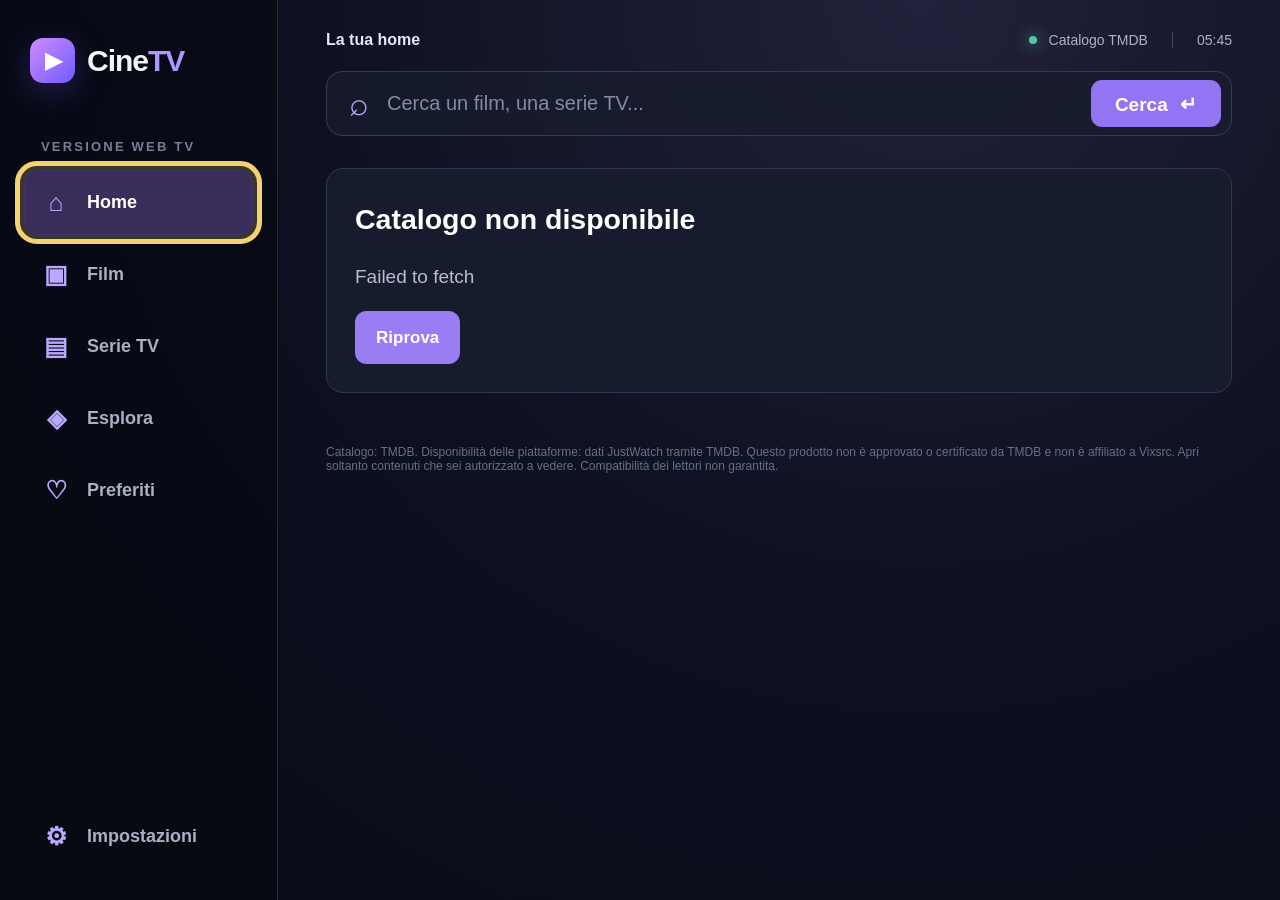
<file: index.html>
<!doctype html>
<html lang="it">
<head>
  <meta charset="utf-8">
  <meta name="viewport" content="width=device-width,initial-scale=1,viewport-fit=cover">
  <meta name="theme-color" content="#0a0d17">
  <meta name="referrer" content="no-referrer">
  <title>CineTV Web 4.1 — Samsung Smart TV</title>
  <style>
:root{font-family:Arial,Helvetica,sans-serif;color:#f4f5fa;background:#090c16;font-size:19px;--surface:#121725;--muted:#a1a9bc;--accent:#9d82ff;--line:#293044}*{box-sizing:border-box}html,body{margin:0;width:100%;height:100%;overflow:hidden}body{background:radial-gradient(ellipse at 72% 0%,#22213b 0,#0c1020 49%,#090c16 100%)}button,input,select{font:inherit}button{cursor:pointer}button,input,select{outline:none}button:focus,input:focus,select:focus,.focusable.focused{outline:4px solid #c9b8ff!important;outline-offset:3px;box-shadow:0 0 0 8px rgba(135,102,255,.13)}.shell{width:100%;height:100%;display:flex}.sidebar{width:278px;flex:0 0 278px;border-right:1px solid #262c3b;background:rgba(7,10,19,.79);padding:38px 24px 24px;display:flex;flex-direction:column}.brand{display:flex;align-items:center;font-size:30px;font-weight:800;letter-spacing:-1px;gap:12px;margin:0 0 56px 6px}.brandmark{display:inline-flex;width:45px;height:45px;border-radius:13px;background:linear-gradient(135deg,#ce8cff,#705bff);align-items:center;justify-content:center;font-size:22px;color:white;box-shadow:0 8px 32px #7852ff45}.brand-accent{color:#ae97ff}.side-label{color:#757f98;font-size:13px;letter-spacing:2.2px;padding-left:17px;font-weight:bold;margin:0 0 16px}.nav-item{display:flex;gap:18px;align-items:center;width:100%;background:transparent;border:1px solid transparent;border-radius:13px;color:#a8b0c4;padding:17px 18px;text-align:left;margin-bottom:7px;font-weight:bold;font-size:18px}.nav-item.active{background:#23213f;color:#eae4ff;border-color:#3e326e}.nav-item:hover{background:#292340}.nav-symbol{font-size:25px;display:inline-flex;justify-content:center;width:26px;color:#bba8ff}.side-bottom{margin-top:auto}.side-note{color:#727b90;border-top:1px solid #252b3b;padding:22px 8px 0;font-size:13px;line-height:1.7}.main{flex:1;min-width:0;display:flex;flex-direction:column}.topbar{padding:31px 48px 22px;display:flex;justify-content:space-between;align-items:center}.breadcrumb{color:#e4e8f4;font-size:16px;font-weight:bold}.topright{display:flex;align-items:center;gap:12px;color:#aab3c7;font-size:14px}.network-dot{height:8px;width:8px;background:#56c5a6;border-radius:50%;box-shadow:0 0 16px #56c5a6}.clock{border-left:1px solid #41485c;margin-left:12px;padding-left:24px;font-variant-numeric:tabular-nums}.scrollarea{flex:1;overflow-y:auto;padding:0 48px 28px;scrollbar-width:thin;scrollbar-color:#464058 transparent}.search-row{height:65px;display:flex;align-items:center;border:1px solid #353b50;border-radius:16px;background:#171c2dcc;gap:16px;padding:8px 10px 8px 22px;margin-bottom:32px}.search-icon{font-size:33px;color:#bcaaff;line-height:1}.search-row input{flex:1;min-width:0;border:none;background:transparent;color:white;font-size:20px}.search-row input::placeholder{color:#818da4}.search-submit{height:47px;border:0;border-radius:11px;padding:0 24px;background:#9375f3;color:white;font-weight:bold}.search-submit span{font-size:20px;margin-left:7px}.hero{min-height:290px;position:relative;overflow:hidden;border-radius:23px;background:linear-gradient(114deg,#352653,#19192e 70%);padding:38px 45px;margin-bottom:34px;display:flex;flex-direction:column;justify-content:center}.hero:after{content:'▶';position:absolute;font-size:315px;color:rgba(190,162,255,.07);right:10%;top:-68px;transform:rotate(-14deg);pointer-events:none}.eyebrow{font-size:13px;text-transform:uppercase;letter-spacing:2px;font-weight:bold;color:#ba9cfc}.hero h1{font-size:44px;line-height:1.15;max-width:670px;margin:12px 0}.hero p{font-size:17px;color:#bdc3d8;line-height:1.6;margin:0;max-width:680px}.actions{display:flex;gap:14px;flex-wrap:wrap;margin-top:22px}.primary,.secondary,.tiny-button{border-radius:11px;min-height:48px;padding:12px 20px;font-size:17px;font-weight:bold;border:1px solid #45445e;background:#27293a;color:#edf0ff}.primary{background:#9a7df5;border-color:#9a7df5;color:#fff}.primary:hover{background:#aa90ff}.secondary:hover,.tiny-button:hover{background:#37304c}.section-head{display:flex;justify-content:space-between;align-items:center;margin:22px 0 18px}.section-head h2{font-size:24px;margin:0}.section-head span,.subtitle{color:#909ab0;font-size:14px}.poster-grid{display:grid;grid-template-columns:repeat(5,minmax(0,1fr));gap:19px}.poster-card{min-width:0;text-align:left;background:none;color:white;border:0;padding:0;border-radius:14px}.poster-frame{height:292px;aspect-ratio:2/3;background:linear-gradient(150deg,#272442,#171b2d);border-radius:13px;overflow:hidden;position:relative;border:1px solid #303449}.poster-frame img{width:100%;height:100%;object-fit:cover;display:block}.fallback-art{height:100%;display:flex;align-items:center;justify-content:center;font-size:44px;color:#b69fff}.poster-rating{position:absolute;right:8px;top:9px;border-radius:8px;background:#101527e8;padding:6px 8px;font-size:13px;font-weight:bold;color:#e9dc9d}.poster-title{font-size:15px;font-weight:bold;margin-top:12px;line-height:1.4;max-height:44px;overflow:hidden}.poster-meta{font-size:13px;color:#8e98af;margin-top:5px}.poster-card:hover .poster-frame{border-color:#a789ff;transform:translateY(-2px)}.empty,.info-panel{background:#161c2e;border:1px solid #32384b;border-radius:17px;padding:28px;color:#b6bed0;line-height:1.6}.empty h2,.info-panel h2{margin:0 0 10px;color:white}.info-panel{max-width:850px}.info-panel strong{color:#f0ecff}.details{display:grid;grid-template-columns:235px minmax(0,1fr);gap:36px;align-items:start;margin:8px 0 35px}.detail-poster{width:100%;aspect-ratio:2/3;border-radius:17px;object-fit:cover;background:#222439}.detail-body h1{font-size:42px;margin:10px 0 12px;line-height:1.13}.meta-line{color:#aeaec9;margin-bottom:18px;font-size:16px}.description{max-width:790px;line-height:1.65;color:#c1c8d9;font-size:17px}.pill{display:inline-block;border:1px solid #3f4160;border-radius:20px;padding:7px 13px;margin:0 10px 10px 0;font-size:13px;color:#d0d3e9}.picker-line{display:flex;gap:13px;align-items:center;flex-wrap:wrap;margin:25px 0}.picker-line label{color:#c5c9dc}.picker-line select{height:49px;min-width:165px;color:white;border-radius:10px;background:#252a3d;border:1px solid #444a65;padding:0 13px}.ep-list{display:grid;grid-template-columns:repeat(2,minmax(0,1fr));gap:12px;margin:20px 0}.episode{background:#161c2c;border:1px solid #31374d;border-radius:13px;text-align:left;color:white;padding:16px;font-size:16px}.episode:hover{background:#262941}.episode small{display:block;color:#a3acc3;margin-top:6px;line-height:1.4}.episodes-title{font-size:23px;margin-top:30px}.help-box{margin:25px 0;background:#1e1e34;border:1px solid #51436a;padding:17px 19px;border-radius:11px;color:#c1b9d9;line-height:1.6;font-size:15px}.help-box strong{color:white}.form-label{display:block;color:#c8ccdd;font-weight:bold;margin:22px 0 9px}.form-input{width:100%;padding:14px 16px;color:white;background:#0d1323;border:1px solid #41495f;border-radius:11px}.form-hint{color:#a5abc0;font-size:14px;line-height:1.6;margin:10px 0 25px}code{color:#cdbdff;font-size:14px;overflow-wrap:anywhere}footer{margin:52px 0 10px;color:#656f86;font-size:12px}.toast{position:fixed;bottom:30px;left:50%;transform:translateX(-50%);padding:16px 26px;background:#3c3260;color:white;border-radius:14px;box-shadow:0 10px 42px #0008;opacity:0;pointer-events:none;transition:opacity .15s;z-index:100}.toast.show{opacity:1}.smallnote{color:#aeb5cd;font-size:15px;line-height:1.5}.hidden{display:none!important}@media(max-width:1100px){:root{font-size:16px}.sidebar{width:220px;flex-basis:220px;padding:25px 13px}.brand{font-size:25px}.topbar{padding:22px 26px}.scrollarea{padding:0 26px 25px}.poster-grid{grid-template-columns:repeat(4,1fr);gap:14px}.hero h1{font-size:34px}.details{grid-template-columns:175px 1fr}}@media(max-width:700px){.sidebar{width:74px;flex-basis:74px;padding:20px 8px}.brand{font-size:0;margin:0 0 48px}.brandmark{width:45px;height:45px;font-size:19px}.brand-accent,.side-label,.side-note{display:none}.nav-item{font-size:0;padding:14px 14px}.nav-symbol{font-size:22px}.main .topbar{padding:24px 19px}.scrollarea{padding:0 19px}.topright{display:none}.poster-grid{grid-template-columns:repeat(2,1fr)}.hero{padding:24px}.hero h1{font-size:29px}.details{grid-template-columns:1fr}.detail-poster{width:190px}.ep-list{grid-template-columns:1fr}}

/* Browser TV controls: visible selection on 2020 Samsung Chromium 69 */
.focusable:focus{position:relative;z-index:3;outline:5px solid #f5d271!important;outline-offset:4px;box-shadow:0 0 0 9px rgba(245,210,113,.22)!important}
.poster-card:focus .poster-frame{transform:scale(1.035);border:3px solid #f5d271}
.nav-item:focus{background:#392e5a;color:#fff}
@media(min-width:1600px){.poster-frame{height:295px}.poster-title{font-size:18px}.poster-meta{font-size:15px}.nav-item{font-size:20px}.hero p{font-size:20px}.description{font-size:20px}}


/* CineTV Web 2.0: explorer filters; keep layout and pointer interactions unchanged */
.explore-intro{padding:26px 30px;border:1px solid #3a3659;border-radius:18px;background:linear-gradient(120deg,#26213c,#171c2e);margin:0 0 20px}
.explore-intro h1{font-size:32px;margin:0 0 8px;color:#fff}.explore-intro p{color:#b9c3d7;font-size:15px;line-height:1.65;margin:4px 0}
.filter-section{margin:20px 0 12px}.filter-title{color:#e9eafb;font-size:17px;margin:0 0 12px;font-weight:700}
.filter-chips{display:flex;flex-wrap:wrap;gap:11px;margin:0 0 14px}
.filter-chip{border:1px solid #49485f;color:#dddff3;background:#202538;border-radius:12px;min-height:45px;padding:11px 17px;font-size:15px;font-weight:bold}
.filter-chip.active{background:#7761d5;border-color:#b2a0ff;color:white}.filter-chip:hover{background:#353154;border-color:#ad9bf5}
.filter-chip:disabled{opacity:.4;cursor:not-allowed}.filter-chip:focus{outline:4px solid #d6c5ff;outline-offset:2px}
.filter-toolbar{display:flex;align-items:center;justify-content:space-between;flex-wrap:wrap;gap:14px;margin:20px 0}
.filter-toolbar label{font-size:14px;color:#c3c9dc}.filter-toolbar select{background:#21263b;border:1px solid #4a506d;color:#f5f6ff;border-radius:9px;padding:10px;max-width:260px}
.pagination{display:flex;justify-content:center;gap:14px;align-items:center;margin:30px 0 10px}
.page-indicator{color:#b2b9ca;font-size:15px}.home-shortcuts{margin:12px 0 30px}
.discovery-note{font-size:14px;color:#b1bad0;line-height:1.6;margin:12px 0 25px}
@media(max-width:700px){.explore-intro{padding:20px}.explore-intro h1{font-size:24px}.filter-chip{padding:10px 13px}.filter-chips{gap:8px}}

.poster-card[data-action="continueDetail"] .poster-frame{border-color:#6455a1}
.poster-card[data-action="continueDetail"] .poster-meta{color:#d9cafd}
/* Player sperimentale a tutta area disponibile nel browser Samsung. */
.cinema{position:fixed;z-index:9999;inset:0;top:0;left:0;width:100vw;height:100vh;height:100%;background:#05060b;display:flex;flex-direction:column;overflow:hidden}
.cinema-toolbar{display:flex;align-items:center;gap:15px;padding:9px 15px;min-height:65px;background:#101423;color:white;flex:0 0 65px;position:relative;z-index:2}
.cinema-caption{color:#a992ff;font-size:18px;font-weight:700}
.cinema-actions{margin-left:auto;display:flex;gap:12px}
.cinema-btn{background:#272944;color:white;border:1px solid #5e5687;border-radius:9px;padding:10px 16px;font-size:16px;font-weight:bold;min-height:44px}
.cinema-btn:focus,.cinema-btn:hover{outline:3px solid #b7a6ff;outline-offset:1px}
#cinema-frame{display:block;border:0;width:100%;height:calc(100% - 65px);flex:1 1 auto;background:#05060b}
body.in-cinema .shell{pointer-events:none}
@media(max-width:700px){.cinema-toolbar{flex-wrap:wrap;min-height:58px;height:auto;flex:0 0 auto}.cinema-caption{display:none}.cinema-btn{font-size:13px;padding:8px}.cinema-actions{gap:5px}}
</style>
</head>
<body>
  <div class="shell">
    <aside class="sidebar">
      <div class="brand"><span class="brandmark">▶</span><span>Cine<span class="brand-accent">TV</span></span></div>
      <p class="side-label">VERSIONE WEB TV</p>
      <nav id="nav" aria-label="Navigazione">
        <button class="nav-item focusable active" data-action="page" data-page="home"><span class="nav-symbol">⌂</span> Home</button>
        <button class="nav-item focusable" data-action="page" data-page="movie"><span class="nav-symbol">▣</span> Film</button>
        <button class="nav-item focusable" data-action="page" data-page="tv"><span class="nav-symbol">▤</span> Serie TV</button>
        <button class="nav-item focusable" data-action="page" data-page="explore"><span class="nav-symbol">◈</span> Esplora</button>
        <button class="nav-item focusable" data-action="page" data-page="favorites"><span class="nav-symbol">♡</span> Preferiti</button>
      </nav>
      <div class="side-bottom">
        <button class="nav-item focusable" data-action="page" data-page="settings"><span class="nav-symbol">⚙</span> Impostazioni</button>
        
      </div>
    </aside>
    <main class="main">
      <header class="topbar">
        <div class="breadcrumb" id="breadcrumb">La tua home</div>
        <div class="topright"><span class="network-dot"></span><span id="network-label">Catalogo TMDB</span><span class="clock" id="clock"></span></div>
      </header>
      <div class="scrollarea" id="scrollarea">
        <section class="search-row" id="search-row">
          <label for="search" class="search-icon">⌕</label>
          <input class="focusable" type="search" id="search" autocomplete="off" placeholder="Cerca un film, una serie TV..." aria-label="Cerca titoli">
          <button class="search-submit focusable" data-action="search">Cerca <span>↵</span></button>
        </section>
        <div id="content" aria-live="polite"></div>
        <footer>Catalogo: TMDB. Disponibilità delle piattaforme: dati JustWatch tramite TMDB. Questo prodotto non è approvato o certificato da TMDB e non è affiliato a Vixsrc. Apri soltanto contenuti che sei autorizzato a vedere. Compatibilità dei lettori non garantita.</footer>
      </div>
    </main>
  </div>
  <div class="toast" id="toast" role="status"></div>
  <!-- Modalità schermo grande opzionale: la riproduzione diretta resta disponibile. -->
  <div id="cinema" class="cinema hidden" role="dialog" aria-modal="true" aria-label="Riproduzione">
    <div class="cinema-toolbar">
      <button id="cinema-back" class="cinema-btn" type="button">← CineTV</button>
      <span class="cinema-caption">CineTV</span>
      <div class="cinema-actions">
        <button id="cinema-full" class="cinema-btn" type="button">⛶ Fullscreen</button>
        <button id="cinema-direct" class="cinema-btn" type="button">Apri normalmente</button>
      </div>
    </div>
    <iframe id="cinema-frame" title="Riproduzione video" src="about:blank" allow="autoplay; fullscreen; encrypted-media; picture-in-picture" allowfullscreen webkitallowfullscreen referrerpolicy="no-referrer"></iframe>
  </div>
  <script src="config.js"></script>
  <script>
/* CineTV Web v4.1 — TMDB via Worker; no API key in browser. */
(function () {
  'use strict';
  var IMG = 'https://image.tmdb.org/t/p/';
  var DEMO = [
    {id:456,media_type:'tv',name:'I Simpson',first_air_date:'1989-12-17',vote_average:8.0,poster_path:null,overview:'Serie dimostrativa. Per sfogliare tutti i titoli inserisci una chiave TMDB nelle Impostazioni.'},
    {id:1236045,media_type:'movie',title:'Animals',release_date:'',vote_average:0,poster_path:null,overview:'Film dimostrativo scelto da te. Apri la scheda per generare il link.'}
  ];
  var currentPage = 'home', currentList = [], selected = null, season = 1, episode = 1, seasonData = null;
  var focusReturn = null, toastTimer = null, lastQuery = '', searchTimer = null;
  var exploreType='movie', explorePlatform='', exploreGenre='', explorePage=1, exploreSort='popularity.desc';
  var exploreRefs={movie:null,tv:null}, exploreSerial=0, exploreTotals=0;
  var $ = function(id){ return document.getElementById(id); };
  var content = $('content');
  var safeStore = {
    get:function(k){try{return localStorage.getItem(k);}catch(e){return null;}},
    set:function(k,v){try{localStorage.setItem(k,v);}catch(e){}}
  };
  /* Endpoint pubblico del tuo Worker. La chiave TMDB esiste SOLO come Secret in Cloudflare. */
  var workerUrl = (window.CINETV_CONFIG && typeof window.CINETV_CONFIG.workerUrl==='string') ? window.CINETV_CONFIG.workerUrl.trim().replace(/\/$/,'') : '';
  var apiReady = /^https:\/\/[a-z0-9.-]+$/i.test(workerUrl) && workerUrl.indexOf('TUO-')<0;
  var recent = readJSON('cinetv_recent_v3', []);
  if(!Array.isArray(recent))recent=[];
  recent = recent.filter(function(r){return r&&validId(r.id)&&(r.media_type==='tv'||r.media_type==='movie');}).slice(0,20);
  /* Import the last opened player from older CineTV versions, if present. */
  if(!recent.length){var oldUrl=safeStore.get('cinetv_last_url')||'';var oldMatch=/^https:\/\/vixsrc\.to\/(movie|tv)\/(\d+)(?:\/(\d+)\/(\d+))?/.exec(oldUrl);
    if(oldMatch){recent=[{id:Number(oldMatch[2]),media_type:oldMatch[1],title:safeStore.get('cinetv_last_title')||'Ultimo titolo aperto',poster_path:'',season:Number(oldMatch[3])||1,episode:Number(oldMatch[4])||1,lastOpened:Date.now()}];safeStore.set('cinetv_recent_v3',JSON.stringify(recent));}}
  var favorites = readJSON('cinetv_favorites', []);
  function readJSON(key,fallback){try{var v=JSON.parse(safeStore.get(key)||'null');return v||fallback;}catch(e){return fallback;}}
  function esc(s){return String(s==null?'':s).replace(/&/g,'&amp;').replace(/</g,'&lt;').replace(/>/g,'&gt;').replace(/"/g,'&quot;').replace(/'/g,'&#39;');}
  function cleanPath(p){return typeof p==='string' && /^\/[a-zA-Z0-9/._-]+$/.test(p) ? p : '';}
  function title(x){return (x&&(x.title||x.name||x.original_title||x.original_name)) || 'Senza titolo';}
  function kind(x){return x&&x.media_type==='tv'?'tv':x&&x.media_type==='movie'?'movie':(x&&x.first_air_date!==undefined?'tv':'movie');}
  function year(x){return String(x&&(x.release_date||x.first_air_date)||'').slice(0,4)||'—';}
  function normalize(x){return {id:Number(x.id),media_type:kind(x),title:title(x),name:title(x),poster_path:cleanPath(x.poster_path),overview:x.overview||'',release_date:x.release_date||'',first_air_date:x.first_air_date||'',vote_average:Number(x.vote_average)||0};}
  function validId(x){return Number.isFinite ? Number.isFinite(Number(x)) && Number(x)>0 && Math.floor(Number(x))===Number(x) : /^[1-9]\d*$/.test(String(x));}
  function picture(x,size){var path=cleanPath(x&&x.poster_path);return path?IMG+(size||'w342')+path:null;}
  function rating(x){return x.vote_average>=1?'<span class="poster-rating">★ '+Number(x.vote_average).toFixed(1)+'</span>':'';}
  function gotoPage(page){currentPage=page;selected=null;seasonData=null;currentList=[];var n=document.querySelectorAll('.nav-item');for(var i=0;i<n.length;i++)n[i].classList.toggle('active',n[i].getAttribute('data-page')===page);$('breadcrumb').textContent={home:'La tua home',movie:'Film',tv:'Serie TV',explore:'Esplora',favorites:'Preferiti',settings:'Impostazioni',search:'Risultati di ricerca'}[page]||'CineTV';$('search-row').classList.toggle('hidden',page==='settings');$('scrollarea').scrollTop=0;renderPage();}
  function info(msg){content.innerHTML='<div class="empty"><h2>'+esc(msg)+'</h2><p>Controlla la rete e la configurazione del Worker Cloudflare.</p><button class="primary focusable" data-action="page" data-page="settings">Apri impostazioni</button></div>';focusFirstContent();}
  function loading(){content.innerHTML='<div class="empty">Caricamento del catalogo...</div>';}
  function tmdb(endpoint,query){return new Promise(function(resolve,reject){
    if(!apiReady)return reject(new Error('Indirizzo Worker non configurato'));
    var q=query||{};q.language='it-IT';var params=[];
    Object.keys(q).forEach(function(k){params.push(encodeURIComponent(k)+'='+encodeURIComponent(q[k]));});
    var url=workerUrl+'/api'+endpoint+'?'+params.join('&');
    var timeout=setTimeout(function(){reject(new Error('Connessione al catalogo scaduta'));},15000);
    fetch(url,{method:'GET',headers:{'Accept':'application/json'}})
      .then(function(res){if(!res.ok)throw new Error('Worker / TMDB HTTP '+res.status);return res.json();})
      .then(function(data){clearTimeout(timeout);resolve(data);})
      .catch(function(err){clearTimeout(timeout);reject(err);});
  });}
  function card(x,i,action){var item=normalize(x),photo=picture(item),badge=rating(item);return '<button class="poster-card focusable" data-action="'+(action||'detail')+'" data-index="'+i+'" aria-label="Apri '+esc(title(item))+'"><div class="poster-frame">'+(photo?'<img loading="lazy" alt="" src="'+esc(photo)+'">':'<div class="fallback-art">'+(item.media_type==='tv'?'▤':'▶')+'</div>')+badge+'</div><div class="poster-title">'+esc(title(item))+'</div><div class="poster-meta">'+(action==='continueDetail'?(function(){var r=findRecent(item);return (item.media_type==='tv'&&r?'Riprendi · S'+r.season+' E'+r.episode:'Riprendi film');})():(item.media_type==='tv'?'Serie TV':'Film')+' · '+esc(year(item)))+'</div></button>';}
  function cards(items,heading,description,append,action){var fresh=items.filter(function(x){return x&&(x.media_type==='movie'||x.media_type==='tv'||x.media_type==null)&&x.id;}).map(normalize);if(!append)currentList=[];var start=currentList.length;currentList=currentList.concat(fresh);var html='<div class="section-head"><h2>'+esc(heading)+'</h2><span>'+esc(description||'')+'</span></div>';if(!fresh.length)return html+'<div class="empty">Nessun titolo trovato.</div>';return html+'<div class="poster-grid">'+fresh.map(function(item,i){return card(item,start+i,action);}).join('')+'</div>';}

  function mostRecent(){return recent.filter(function(x){return validId(x.id);}).slice(0,10);}
  function continueCards(){var list=mostRecent();if(!list.length)return '';
    var items=list.map(function(x){return {id:x.id,media_type:x.media_type,title:x.title||'Titolo',name:x.title||'Titolo',poster_path:x.poster_path||'',release_date:x.release_date||'',first_air_date:x.first_air_date||'',vote_average:x.vote_average||0};});
    return cards(items,'Continua a guardare','Ultimi titoli aperti su questo dispositivo',false,'continueDetail');
  }
  function findRecent(x){for(var i=0;i<recent.length;i++){if(recent[i].id===x.id&&recent[i].media_type===x.media_type)return recent[i];}return null;}
  function saveRecent(){if(!selected)return;var x=normalize(selected),entry={id:x.id,media_type:x.media_type,title:title(x),poster_path:x.poster_path,overview:x.overview,release_date:x.release_date,first_air_date:x.first_air_date,vote_average:x.vote_average,season:Number(season)||1,episode:Number(episode)||1,lastOpened:Date.now()};
    recent=recent.filter(function(r){return !(r.id===entry.id&&r.media_type===entry.media_type);});recent.unshift(entry);recent=recent.slice(0,20);safeStore.set('cinetv_recent_v3',JSON.stringify(recent));
  }
  function renderPage(){
    if(currentPage==='settings')return renderSettings();
    if(currentPage==='favorites')return renderFavorites();
    if(currentPage==='explore')return renderExplore();
    if(!apiReady){var prior=currentPage==='home'?continueCards():'';content.innerHTML=prior+'<div class="empty"><h2>Catalogo da configurare</h2><p>Il gestore di CineTV deve inserire l’indirizzo del Worker Cloudflare in <code>config.js</code>. La chiave TMDB non va pubblicata su GitHub.</p><button class="primary focusable" data-action="page" data-page="settings">Istruzioni</button></div>';return;}
    loading();var requestedPage=currentPage;
    var endpoint=currentPage==='movie'?'/trending/movie/week':currentPage==='tv'?'/trending/tv/week':'/trending/all/week';
    tmdb(endpoint,{}).then(function(data){if(currentPage!==requestedPage||selected)return;
      var items=(data.results||[]).filter(function(x){return x.media_type!=='person';});
      if(currentPage==='home'){
        content.innerHTML=continueCards()+cards(items,'Titoli del momento','Di tendenza questa settimana su TMDB',recent.length>0);
      }else{content.innerHTML=cards(items,currentPage==='movie'?'Film del momento':'Serie TV del momento','Di tendenza su TMDB');}
    }).catch(function(e){if(currentPage!==requestedPage||selected)return;
      content.innerHTML=(requestedPage==='home'?continueCards():'')+'<div class="empty"><h2>Catalogo non disponibile</h2><p>'+esc(e.message)+'</p><button class="primary focusable" data-action="page" data-page="home">Riprova</button></div>';
    });
  }
  function renderFavorites(){content.innerHTML=cards(favorites,'La tua lista','Salvati su questo televisore')+(favorites.length?'':'<div class="help-box">Apri un titolo e seleziona “Aggiungi ai preferiti”.</div>');}
  function renderSettings(){
    content.innerHTML='<div class="info-panel"><span class="eyebrow">CINETV</span><h2>Informazioni</h2>'+ 
      '<p><strong>Continua a guardare:</strong> ritrova i film e gli episodi aperti di recente su questo dispositivo.</p>'+ 
      '<p><strong>Preferiti:</strong> aggiungi i titoli che vuoi conservare nella tua lista personale.</p>'+ 
      '<p><strong>Lingua:</strong> viene scelta automaticamente la traccia italiana, quando disponibile.</p>'+ 
      '<p><strong>Privacy:</strong> preferiti e cronologia sono memorizzati solo in questo browser.</p>'+ 
      '<p class="smallnote">Catalogo e informazioni sui titoli: TMDB. La disponibilità delle piattaforme può cambiare.</p></div>';
  }

  /* Explore: filters use TMDB's official Italian availability indexes, not Vixsrc inventory. */
  var FEATURED_GENRES = [
    {label:'Azione',movie:28,tv:10759},
    {label:'Commedia',movie:35,tv:35},
    {label:'Drammatico',movie:18,tv:18},
    {label:'Thriller',movie:53,tv:9648},
    {label:'Horror',movie:27,tv:9648},
    {label:'Fantascienza',movie:878,tv:10765},
    {label:'Animazione',movie:16,tv:16},
    {label:'Documentario',movie:99,tv:99},
    {label:'Romantico',movie:10749,tv:10749}
  ];
  var PLATFORMS = [
    {key:'netflix',label:'Netflix',names:['Netflix']},
    {key:'prime',label:'Prime Video',names:['Amazon Prime Video','Prime Video']},
    {key:'disney',label:'Disney+',names:['Disney Plus','Disney+']},
    {key:'now',label:'NOW',names:['Now TV','NOW','NOW TV']},
    {key:'max',label:'HBO / Max',names:['HBO Max','Max']},
    {key:'apple',label:'Apple TV+',names:['Apple TV+']},
    {key:'paramount',label:'Paramount+',names:['Paramount Plus','Paramount+']},
    {key:'raiplay',label:'RaiPlay',names:['Rai Play','RaiPlay']},
    {key:'infinity',label:'Mediaset Infinity',names:['Mediaset Infinity']}
  ];
  function homeShortcuts(){var h='<div class="home-shortcuts"><div class="section-head"><h2>Esplora per genere</h2><span>Filtri catalogo italiano</span></div><div class="filter-chips">';
    FEATURED_GENRES.forEach(function(g){h+='<button class="filter-chip focusable" data-action="homeGenre" data-genre="'+g.movie+'">'+esc(g.label)+'</button>';});
    return h+'</div><button class="secondary focusable" data-action="page" data-page="explore">Esplora tutti i film e le serie TV →</button></div>';
  }
  function platformInfo(key,refs){for(var i=0;i<PLATFORMS.length;i++){if(PLATFORMS[i].key===key){var exact=PLATFORMS[i];var available=(refs&&refs.providers)||[];
    for(var n=0;n<exact.names.length;n++){for(var k=0;k<available.length;k++){if(String(available[k].provider_name||'').toLowerCase()===exact.names[n].toLowerCase())return available[k];}}
    return null;}}
    return null;
  }
  function loadExploreRefs(type){if(exploreRefs[type])return Promise.resolve(exploreRefs[type]);
    return Promise.all([tmdb('/genre/'+type+'/list',{}),tmdb('/watch/providers/'+type,{watch_region:'IT'})]).then(function(results){
      var refs={genres:results[0].genres||[],providers:results[1].results||[]};exploreRefs[type]=refs;return refs;
    });
  }
  function activeClass(on){return on?' active':'';}
  function renderExplore(){
    if(!apiReady){content.innerHTML='<div class="explore-intro"><h1>Esplora film e serie TV</h1><p>Il gestore di CineTV deve configurare il Worker Cloudflare per attivare i filtri.</p><button class="primary focusable" data-action="page" data-page="settings">Configurazione Worker</button></div>';return;}
    content.innerHTML='<div class="explore-intro"><h1>Esplora il catalogo</h1><p>Scegli film o serie TV, una piattaforma e un genere. Filtri sulla disponibilità <strong>in Italia</strong> segnalata da TMDB / JustWatch.</p></div><div class="empty">Preparazione dei filtri...</div>';
    var type=exploreType;
    loadExploreRefs(type).then(function(){if(currentPage!=='explore'||selected||exploreType!==type)return;renderExploreControls();fetchExplore();}).catch(function(e){if(currentPage!=='explore'||exploreType!==type)return;content.innerHTML='<div class="empty"><h2>Impossibile caricare i filtri</h2><p>'+esc(e.message)+'</p><button class="primary focusable" data-action="exploreRetry">Riprova</button></div>';});
  }
  function renderExploreControls(){
    var refs=exploreRefs[exploreType];if(!refs)return;
    var h='<div class="explore-intro"><span class="eyebrow">CINETV · ESPLORA</span><h1>Trova cosa guardare</h1><p>Le piattaforme indicano dove i titoli risultano disponibili in abbonamento in Italia secondo TMDB / JustWatch. Non indicano quali video sono presenti su Vixsrc.</p></div>';
    h+='<div class="filter-section"><div class="filter-title">1. Cosa vuoi esplorare?</div><div class="filter-chips"><button class="filter-chip focusable'+activeClass(exploreType==='movie')+'" data-action="exploreType" data-type="movie">▣ Film</button><button class="filter-chip focusable'+activeClass(exploreType==='tv')+'" data-action="exploreType" data-type="tv">▤ Serie TV</button></div></div>';
    h+='<div class="filter-section"><div class="filter-title">2. Piattaforma</div><div class="filter-chips"><button class="filter-chip focusable'+activeClass(!explorePlatform)+'" data-action="explorePlatform" data-platform="">Tutte le piattaforme</button>';
    PLATFORMS.forEach(function(p){var provider=platformInfo(p.key,refs);h+='<button class="filter-chip focusable'+activeClass(explorePlatform===p.key)+'" data-action="explorePlatform" data-platform="'+p.key+'"'+(provider?'':' disabled title="Non disponibile nei filtri TMDB per Italia"')+'>'+esc(p.label)+(provider?'':' · n/d')+'</button>';});
    h+='</div></div><div class="filter-section"><div class="filter-title">3. Genere</div><div class="filter-chips"><button class="filter-chip focusable'+activeClass(!exploreGenre)+'" data-action="exploreGenre" data-genre="">Tutti i generi</button>';
    (refs.genres||[]).forEach(function(g){h+='<button class="filter-chip focusable'+activeClass(String(g.id)===String(exploreGenre))+'" data-action="exploreGenre" data-genre="'+g.id+'">'+esc(g.name)+'</button>';});
    h+='</div></div><div class="filter-toolbar"><label>Ordina: <select class="focusable" id="explore-sort"><option value="popularity.desc"'+(exploreSort==='popularity.desc'?' selected':'')+'>Più popolari</option><option value="vote_average.desc"'+(exploreSort==='vote_average.desc'?' selected':'')+'>Voto più alto</option><option value="release.desc"'+(exploreSort==='release.desc'?' selected':'')+'>Più recenti</option></select></label><button class="secondary focusable" data-action="exploreReset">Azzera filtri</button></div>';
    h+='<div class="discovery-note">Disponibilità streaming: dati JustWatch forniti da TMDB, regione Italia (IT). La riproduzione è un collegamento esterno indipendente e può non essere disponibile.</div><div id="explore-results"><div class="empty">Caricamento titoli...</div></div>';
    content.innerHTML=h;
  }
  function fetchExplore(){var refs=exploreRefs[exploreType];if(!refs)return;
    var el=$('explore-results');if(!el)return;el.innerHTML='<div class="empty">Ricerca in corso...</div>';
    var query={page:explorePage,sort_by:exploreSort==='release.desc'?(exploreType==='tv'?'first_air_date.desc':'primary_release_date.desc'):exploreSort,include_adult:false};
    if(exploreSort==='vote_average.desc')query['vote_count.gte']=100;
    if(exploreGenre)query.with_genres=exploreGenre;
    if(explorePlatform){var p=platformInfo(explorePlatform,refs);if(!p){el.innerHTML='<div class="empty">Piattaforma non elencata per questa categoria in Italia.</div>';return;}
      query.watch_region='IT';query.with_watch_providers=p.provider_id;query.with_watch_monetization_types='flatrate';}
    var serial=++exploreSerial,kindType=exploreType;
    tmdb('/discover/'+kindType,query).then(function(data){
      if(currentPage!=='explore'||selected||serial!==exploreSerial||kindType!==exploreType)return;
      var titles=(data.results||[]).map(function(x){x.media_type=kindType;return x;});
      var heading=kindType==='tv'?'Serie TV':'Film';
      el=$('explore-results');if(!el)return;
      el.innerHTML=cards(titles,heading+' da scoprire',(data.total_results||0)+' titoli · pagina '+(data.page||1))+
        (Number(data.total_pages||0)>1?'<div class="pagination"><button class="secondary focusable" data-action="explorePrev"'+(explorePage<=1?' disabled':'')+'>← Precedente</button><span class="page-indicator">'+explorePage+' / '+Math.min(500,Number(data.total_pages||1))+'</span><button class="primary focusable" data-action="exploreNext"'+(explorePage>=Math.min(500,Number(data.total_pages||1))?' disabled':'')+'>Successiva →</button></div>':'');
      exploreTotals=Math.min(500,Number(data.total_pages||1));
    }).catch(function(e){if(serial!==exploreSerial||currentPage!=='explore')return;el=$('explore-results');if(el)el.innerHTML='<div class="empty"><h2>Errore nel catalogo</h2><p>'+esc(e.message)+'</p><button class="primary focusable" data-action="exploreRetry">Riprova</button></div>';});
  }
  function exploreChange(){explorePage=1;renderExploreControls();fetchExplore();}
  function openHomeGenre(id){exploreType='movie';explorePlatform='';exploreGenre=String(id);explorePage=1;gotoPage('explore');}

  function doSearch(q){q=(q||'').trim();if(!q){toast('Scrivi il titolo da cercare');$('search').focus();return;}lastQuery=q;currentPage='search';selected=null;$('breadcrumb').textContent='Ricerca: '+q;$('scrollarea').scrollTop=0;loading();if(!apiReady){var matches=DEMO.filter(function(x){return title(x).toLowerCase().indexOf(q.toLowerCase())>=0;});content.innerHTML=cards(matches,'Risultati di ricerca','Esempio senza API TMDB')+'<div class="help-box">Per cercare tutti i titoli serve configurare il Worker Cloudflare.</div>';return;}tmdb('/search/multi',{query:q,include_adult:false,page:1}).then(function(data){if(currentPage!=='search'||lastQuery!==q)return;content.innerHTML=cards((data.results||[]).filter(function(x){return x.media_type==='movie'||x.media_type==='tv';}),'Risultati per “'+q+'”','Film e serie TV');}).catch(function(e){info(e.message);});}
  function isFavorite(x){return favorites.some(function(y){return y.id===x.id&&y.media_type===x.media_type;});}
  function toggleFavorite(){if(!selected)return;var x=normalize(selected),old=favorites.filter(function(y){return y.id===x.id&&y.media_type===x.media_type;});favorites=favorites.filter(function(y){return !(y.id===x.id&&y.media_type===x.media_type);});if(!old.length)favorites.unshift(x);safeStore.set('cinetv_favorites',JSON.stringify(favorites));renderDetail();toast(old.length?'Rimosso dai preferiti':'Aggiunto ai preferiti');}
  function openDetail(index,fromRecent){var x=currentList[index];if(!x)return;focusReturn=document.activeElement;selected=normalize(x);var remembered=fromRecent?findRecent(selected):null;season=(remembered&&Number(remembered.season))||1;episode=(remembered&&Number(remembered.episode))||1;seasonData=null;renderDetail();if(apiReady){tmdb('/'+selected.media_type+'/'+selected.id,{}).then(function(data){if(!selected||selected.id!==Number(data.id))return;selected=normalize(Object.assign({},selected,data,{media_type:selected.media_type}));selected.seasons=data.seasons||[];selected.genres=data.genres||[];selected.runtime=data.runtime||[];renderDetail();}).catch(function(e){toast('Dettagli non disponibili: '+e.message);});}}
  function vixUrl(){if(!selected||!validId(selected.id))return null;return 'https://vixsrc.to/'+(selected.media_type==='tv'?'tv/'+selected.id+'/'+season+'/'+episode:'movie/'+selected.id)+'?lang=it';}
  function getSeasons(){if(selected&&selected.seasons&&selected.seasons.length)return selected.seasons.filter(function(s){return s.season_number>=0;}).map(function(s){return Number(s.season_number);});return [1,2,3,4,5,6,7,8,9,10];}
  function renderDetail(){if(!selected)return;var x=selected,photo=picture(x,'w500'),fav=isFavorite(x),isTv=x.media_type==='tv',url=vixUrl();var seasons=getSeasons();if(seasons.indexOf(season)<0)season=seasons[0]||1;var epiMax=(seasonData&&seasonData.episodes&&seasonData.episodes.length)?seasonData.episodes.length:30;var html='<div class="details"><div>'+(photo?'<img class="detail-poster" src="'+esc(photo)+'" alt="Locandina">':'<div class="detail-poster fallback-art">▶</div>')+'</div><div class="detail-body"><span class="eyebrow">'+(isTv?'SERIE TV':'FILM')+' · '+esc(year(x))+'</span><h1>'+esc(title(x))+'</h1><div class="meta-line">'+(x.vote_average>=1?'★ '+x.vote_average.toFixed(1)+' / 10 · ':'')+'TMDB ID: '+x.id+'</div><p class="description">'+esc(x.overview||'Trama non disponibile in italiano.')+'</p><div class="actions"><button class="primary focusable" data-action="play">▶ Riproduci</button><button class="secondary focusable" data-action="playWide">⛶ Schermo grande</button><button class="secondary focusable" data-action="favorite">'+(fav?'♥ Rimuovi dai preferiti':'♡ Aggiungi ai preferiti')+'</button><button class="secondary focusable" data-action="return">← Torna indietro</button>'+(findRecent(x)?'<button class="secondary focusable" data-action="forgetRecent">Rimuovi da Continua a guardare</button>':'')+'</div></div></div>';
    if(isTv){html+='<h2 class="episodes-title">Seleziona l’episodio</h2><div class="picker-line"><label for="season">Stagione</label><select class="focusable" id="season">'+seasons.map(function(s){return '<option value="'+s+'"'+(s===season?' selected':'')+'>Stagione '+s+'</option>';}).join('')+'</select><label for="episode">Episodio</label><select class="focusable" id="episode">'+Array.apply(null,Array(Math.min(150,epiMax))).map(function(_,i){return '<option value="'+(i+1)+'"'+(i+1===episode?' selected':'')+'>Episodio '+(i+1)+'</option>';}).join('')+'</select></div>';if(seasonData&&seasonData.episodes&&seasonData.episodes.length){html+='<div class="ep-list">'+seasonData.episodes.map(function(e){return '<button class="episode focusable" data-action="episode" data-ep="'+e.episode_number+'">'+esc('E'+('0'+e.episode_number).slice(-2)+' · '+(e.name||'Episodio'))+'<small>'+esc((e.overview||'').slice(0,125))+'</small></button>';}).join('')+'</div>';}}
    content.innerHTML=html;$('scrollarea').scrollTop=0;focusFirstContent();if(isTv&&apiReady&&!seasonData)loadSeason();}
  function loadSeason(){if(!selected||selected.media_type!=='tv'||!apiReady)return;var id=selected.id,s=season;tmdb('/tv/'+id+'/season/'+s,{}).then(function(data){if(!selected||selected.id!==id||season!==s)return;seasonData=data;if(episode>(data.episodes||[]).length&&data.episodes&&data.episodes.length)episode=1;renderDetail();}).catch(function(){seasonData=null;});}
  var cinemaOpen=false;
  function requestCinemaFullscreen(){
    var el=$('cinema');var fn=el.requestFullscreen||el.webkitRequestFullscreen||el.webkitRequestFullScreen||el.msRequestFullscreen;
    if(!fn)return;
    try{var result=fn.call(el);if(result&&typeof result.catch==='function')result.catch(function(){});}catch(e){}
  }
  function openCinema(){
    var url=vixUrl();if(!url){toast('Link non valido');return;}
    safeStore.set('cinetv_last_url',url);safeStore.set('cinetv_last_title',title(selected));saveRecent();
    cinemaOpen=true;
    document.body.classList.add('in-cinema');
    $('cinema').classList.remove('hidden');
    $('cinema-frame').src=url;
    requestCinemaFullscreen();
    $('cinema-back').focus();
  }
  function closeCinema(){
    if(!cinemaOpen)return;
    cinemaOpen=false;
    $('cinema').classList.add('hidden');
    $('cinema-frame').src='about:blank';
    document.body.classList.remove('in-cinema');
    var el=document.fullscreenElement||document.webkitFullscreenElement;
    var exit=document.exitFullscreen||document.webkitExitFullscreen;
    if(el===$('cinema')&&exit){try{var result=exit.call(document);if(result&&result.catch)result.catch(function(){});}catch(e){}}
    var playBtn=content.querySelector('[data-action="playWide"]');if(playBtn)playBtn.focus();
  }
  function play(){var url=vixUrl();if(!url){toast('Link non valido');return;}safeStore.set('cinetv_last_url',url);safeStore.set('cinetv_last_title',title(selected));saveRecent();toast('Apertura del lettore...');window.location.assign(url);}
  function goBack(){if(cinemaOpen){closeCinema();return;}if(selected){selected=null;seasonData=null;if(currentPage==='search')doSearch(lastQuery);else if(currentPage==='explore')renderExplore();else renderPage();if(focusReturn&&document.contains(focusReturn))focusReturn.focus();return;}if(currentPage!=='home'){gotoPage('home');return;}if(typeof tizen!=='undefined'&&tizen.application){try{tizen.application.getCurrentApplication().exit();}catch(e){toast('Premi Home per uscire');}}else toast('Sei già nella home');}
  function focusFirstContent(){setTimeout(function(){var el=content.querySelector('.focusable');if(el)el.focus();},40);}
  function toast(msg){var t=$('toast');t.textContent=msg;t.classList.add('show');clearTimeout(toastTimer);toastTimer=setTimeout(function(){t.classList.remove('show');},2700);}
  function navigate(dir){var all=Array.prototype.slice.call(document.querySelectorAll('.focusable')).filter(function(el){var r=el.getBoundingClientRect(),cs=window.getComputedStyle(el);return r.width>0&&r.height>0&&cs.visibility!=='hidden'&&cs.display!=='none';});var active=document.activeElement;if(!active||all.indexOf(active)<0){if(all.length)all[0].focus();return;}var r=active.getBoundingClientRect(),cx=r.left+r.width/2,cy=r.top+r.height/2,best=null,score=Infinity;all.forEach(function(el){if(el===active)return;var b=el.getBoundingClientRect(),dx=b.left+b.width/2-cx,dy=b.top+b.height/2-cy;var forward=dir==='right'?dx:dir==='left'?-dx:dir==='down'?dy:-dy;var offAxis=(dir==='right'||dir==='left')?Math.abs(dy):Math.abs(dx);if(forward<5)return;var cost=forward+offAxis*2.1;if(cost<score){best=el;score=cost;}});if(best){best.focus();best.scrollIntoView({block:'nearest',inline:'nearest'});}}
  document.addEventListener('keydown',function(ev){var code=ev.keyCode||ev.which;if(cinemaOpen){if(code===10009||code===27||ev.key==='Escape'||code===8){ev.preventDefault();closeCinema();}return;}var editing=(document.activeElement&&['INPUT','TEXTAREA'].indexOf(document.activeElement.tagName)>=0);if(code===10009||code===27||ev.key==='Escape'||(code===8&&!editing)){ev.preventDefault();if(editing){document.activeElement.blur();return;}goBack();return;}
    if(code===13&&document.activeElement===$('search')){ev.preventDefault();doSearch($('search').value);return;}
    if((code===37||code===38||code===39||code===40)&&!editing){if(document.activeElement&&document.activeElement.tagName==='SELECT')return;ev.preventDefault();navigate(({37:'left',38:'up',39:'right',40:'down'})[code]);}
  });
  document.addEventListener('click',function(ev){var el=ev.target.closest('[data-action]');if(!el)return;var action=el.getAttribute('data-action');if(action==='page'){gotoPage(el.getAttribute('data-page'));return;}
    if(action==='homeGenre'){openHomeGenre(el.getAttribute('data-genre'));return;}
    if(action==='exploreType'){exploreType=el.getAttribute('data-type')==='tv'?'tv':'movie';exploreGenre='';explorePlatform='';explorePage=1;renderExplore();return;}
    if(action==='explorePlatform'){explorePlatform=el.getAttribute('data-platform')||'';exploreChange();return;}
    if(action==='exploreGenre'){exploreGenre=el.getAttribute('data-genre')||'';exploreChange();return;}
    if(action==='exploreReset'){exploreGenre='';explorePlatform='';exploreSort='popularity.desc';exploreChange();return;}
    if(action==='explorePrev'){if(explorePage>1){explorePage--;fetchExplore();var sc=$('explore-results');if(sc)sc.scrollIntoView();}return;}
    if(action==='exploreNext'){if(explorePage<exploreTotals){explorePage++;fetchExplore();var sc2=$('explore-results');if(sc2)sc2.scrollIntoView();}return;}
    if(action==='exploreRetry'){renderExplore();return;}if(action==='focusSearch'){$('search').focus();return;}if(action==='search'){doSearch($('search').value);return;}if(action==='detail'||action==='continueDetail'){openDetail(Number(el.getAttribute('data-index')),action==='continueDetail');return;}if(action==='favorite'){toggleFavorite();return;}if(action==='forgetRecent'){if(selected){recent=recent.filter(function(r){return !(r.id===selected.id&&r.media_type===selected.media_type);});safeStore.set('cinetv_recent_v3',JSON.stringify(recent));toast('Rimosso dalla lista');renderDetail();}return;}if(action==='play'){play();return;}if(action==='playWide'){openCinema();return;}if(action==='return'){goBack();return;}if(action==='episode'){episode=Number(el.getAttribute('data-ep'));renderDetail();return;}});
  document.addEventListener('change',function(ev){if(ev.target.id==='season'){season=Number(ev.target.value)||1;episode=1;seasonData=null;renderDetail();}if(ev.target.id==='episode'){episode=Number(ev.target.value)||1;renderDetail();}if(ev.target.id==='explore-sort'){exploreSort=ev.target.value;exploreChange();}});
  $('search').addEventListener('input',function(){clearTimeout(searchTimer);});
  $('cinema-back').addEventListener('click',closeCinema);
  $('cinema-full').addEventListener('click',requestCinemaFullscreen);
  $('cinema-direct').addEventListener('click',function(){var url=vixUrl();if(url)window.location.assign(url);});
  document.addEventListener('tizenhwkey',function(ev){if(ev.keyName==='back')goBack();});
  function updateTime(){var d=new Date();$('clock').textContent=('0'+d.getHours()).slice(-2)+':'+('0'+d.getMinutes()).slice(-2);}
  updateTime();setInterval(updateTime,60000);
  gotoPage('home');
  setTimeout(function(){var first=document.querySelector('.nav-item.focusable');if(first){first.setAttribute('tabindex','0');first.focus();}},250);
})();

  </script>
</body>
</html>
</file>
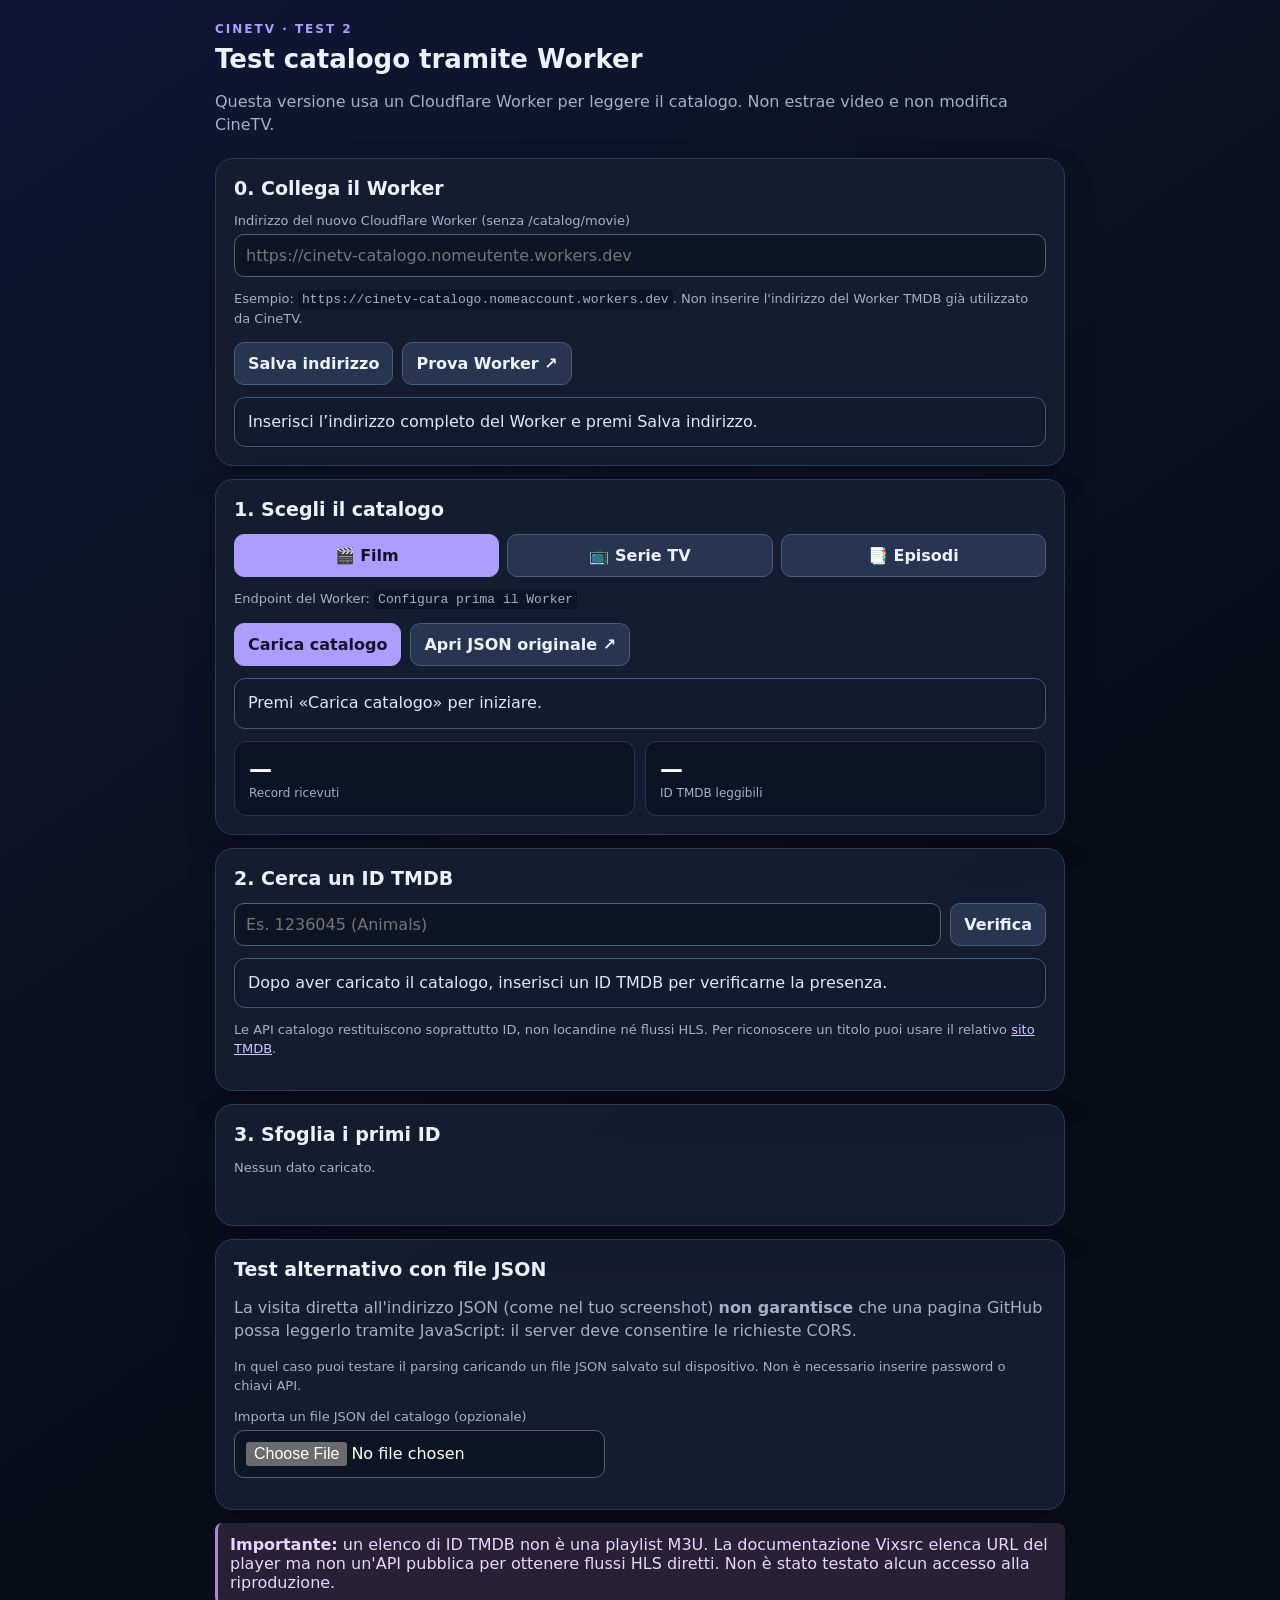
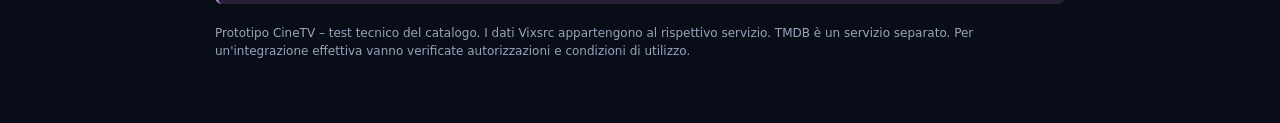
<file: test-catalogo/index.html>
<!doctype html>
<html lang="it">
<head>
<meta charset="utf-8">
<meta name="viewport" content="width=device-width, initial-scale=1">
<meta name="theme-color" content="#0a0e19">
<title>CineTV – Test catalogo Vixsrc</title>
<style>
:root{color-scheme:dark;--bg:#090d18;--panel:#151d30;--line:#303954;--txt:#edf2fe;--sub:#a5afc6;--accent:#ad9dff;--good:#72dcb2;--bad:#ffb39f;font-family:system-ui,-apple-system,Segoe UI,Arial,sans-serif}*{box-sizing:border-box}body{margin:0;background:linear-gradient(145deg,#101735,#090d18 60%);color:var(--txt);min-height:100vh}.wrap{max-width:880px;margin:auto;padding:22px 15px 65px}header{margin-bottom:22px}h1{font-size:26px;margin:8px 0}h2{font-size:19px;margin:0 0 14px}p{color:var(--sub);line-height:1.45}.eyebrow{letter-spacing:2px;text-transform:uppercase;color:var(--accent);font-size:12px;font-weight:700}.panel{border:1px solid var(--line);border-radius:18px;background:rgba(21,29,48,.96);padding:18px;margin:13px 0;box-shadow:0 15px 35px #0002}.tabs{display:flex;gap:8px;flex-wrap:wrap}.tab{flex:1;min-width:90px}.tab[aria-selected=true]{background:var(--accent);color:#111326;border-color:var(--accent)}button,.btn{background:#273550;color:var(--txt);border:1px solid #4d5a78;border-radius:10px;padding:11px 13px;cursor:pointer;font:inherit;font-weight:650;text-decoration:none;display:inline-flex;align-items:center;justify-content:center;gap:8px}button:focus-visible,a:focus-visible,input:focus-visible{outline:3px solid var(--accent);outline-offset:2px}button:hover,.btn:hover{filter:brightness(1.13)}button.primary{background:var(--accent);color:#14152b;border-color:var(--accent)}button:disabled{opacity:.5;cursor:wait}.row{display:flex;gap:9px;flex-wrap:wrap;align-items:center}.row>*{min-width:0}.grow{flex:1}label{font-size:13px;color:var(--sub);display:block;margin-bottom:6px}input[type=text],input[type=number],input[type=file]{font:inherit;background:#0d1424;color:#fff;padding:11px;border:1px solid #52607b;border-radius:10px;max-width:100%}input[type=number]{width:90px}.search{width:100%}.status{padding:13px;border:1px solid #455574;border-radius:11px;color:#dfe6fa;background:#101b30;min-height:47px;line-height:1.4}.status.ok{border-color:#2f846e;color:var(--good)}.status.err{border-color:#a0574e;color:var(--bad)}.stats{color:var(--sub);font-size:13px;margin-top:10px}.stat-grid{display:grid;grid-template-columns:repeat(2,minmax(0,1fr));gap:10px}.stat{background:#0c1325;border:1px solid #2b3552;padding:14px;border-radius:12px}.stat strong{display:block;font-size:23px;color:#fff}.stat span{font-size:12px;color:var(--sub)}.items{display:grid;grid-template-columns:repeat(auto-fill,minmax(145px,1fr));gap:10px;margin-top:14px}.item{background:#0d1529;border:1px solid #303b58;border-radius:12px;padding:12px;min-width:0}.item b{display:block;font-size:15px;overflow-wrap:anywhere}.item small{display:block;color:var(--sub);padding:6px 0 12px}.item a{color:#cbbfff;font-size:13px}.hint{font-size:13px}.notice{background:#282035;border-left:3px solid #ac87d8;border-radius:7px;padding:12px;color:#e4d8fc}.hidden{display:none!important}footer{font-size:12px;color:#99a4bb;line-height:1.5;padding-top:20px}code{background:#0c1427;padding:2px 4px;border-radius:4px;overflow-wrap:anywhere}a{color:#d0c7ff}#sample{font-size:12px}.split{display:grid;grid-template-columns:1fr 1fr;gap:10px}@media(max-width:540px){.wrap{padding:16px 12px 40px}.split{grid-template-columns:1fr}.items{grid-template-columns:repeat(2,minmax(0,1fr))}.panel{padding:14px}h1{font-size:24px}}
</style>
</head>
<body><div class="wrap">
<header><div class="eyebrow">CineTV · Test 2</div><h1>Test catalogo tramite Worker</h1><p>Questa versione usa un Cloudflare Worker per leggere il catalogo. Non estrae video e non modifica CineTV.</p></header>
<section class="panel"><h2>0. Collega il Worker</h2><label for="worker-base">Indirizzo del nuovo Cloudflare Worker (senza /catalog/movie)</label><input id="worker-base" class="search" type="text" placeholder="https://cinetv-catalogo.nomeutente.workers.dev" autocomplete="off" spellcheck="false"><p class="hint">Esempio: <code>https://cinetv-catalogo.nomeaccount.workers.dev</code>. Non inserire l'indirizzo del Worker TMDB già utilizzato da CineTV.</p><div class="row"><button id="save-worker" type="button">Salva indirizzo</button><a id="worker-link" href="#" class="btn" target="_blank" rel="noopener noreferrer">Prova Worker ↗</a></div><div id="worker-info" class="status" style="margin-top:12px">Inserisci l'indirizzo del Worker e premi Salva indirizzo.</div></section>
<section class="panel"><h2>1. Scegli il catalogo</h2><div class="tabs" role="tablist" aria-label="Tipo catalogo"><button type="button" class="tab" data-kind="movie" role="tab" aria-selected="true">🎬 Film</button><button type="button" class="tab" data-kind="tv" role="tab" aria-selected="false">📺 Serie TV</button><button type="button" class="tab" data-kind="episode" role="tab" aria-selected="false">📑 Episodi</button></div><p class="hint">Endpoint del Worker: <code id="endpoint">Da configurare</code></p><div class="row"><button id="load" type="button" class="primary">Carica catalogo</button><a id="direct" class="btn" href="https://vixsrc.to/api/list/movie?lang=it" target="_blank" rel="noopener noreferrer">Apri JSON originale ↗</a></div><div id="status" class="status" role="status" aria-live="polite" style="margin-top:12px">Premi «Carica catalogo» per iniziare.</div><div id="stats" class="stat-grid" style="margin-top:12px"><div class="stat"><strong id="total">—</strong><span>Record ricevuti</span></div><div class="stat"><strong id="valid">—</strong><span>ID TMDB leggibili</span></div></div></section>
<section class="panel"><h2>2. Cerca un ID TMDB</h2><div class="row"><input id="search" class="search grow" type="text" inputmode="numeric" placeholder="Es. 1236045 (Animals)" aria-label="ID TMDB da cercare"><button id="check" type="button">Verifica</button></div><div id="check-result" class="status" style="margin-top:12px">Dopo aver caricato il catalogo, inserisci un ID TMDB per verificarne la presenza.</div><p class="hint">Le API catalogo restituiscono soprattutto ID, non locandine né flussi HLS. Per riconoscere un titolo puoi usare il relativo <a href="https://www.themoviedb.org/" target="_blank" rel="noopener noreferrer">sito TMDB</a>.</p></section>
<section class="panel"><h2>3. Sfoglia i primi ID</h2><p class="hint" id="result-label">Nessun dato caricato.</p><div id="items" class="items"></div><div class="row" style="justify-content:center;margin-top:15px"><button type="button" id="more" class="hidden">Mostra altri 40</button></div></section>
<section class="panel"><h2>Test alternativo con file JSON</h2><p>La visita diretta all'indirizzo JSON (come nel tuo screenshot) <b>non garantisce</b> che una pagina GitHub possa leggerlo tramite JavaScript: il server deve consentire le richieste CORS.</p><p class="hint">In quel caso puoi testare il parsing caricando un file JSON salvato sul dispositivo. Non è necessario inserire password o chiavi API.</p><label for="file">Importa un file JSON del catalogo (opzionale)</label><input id="file" type="file" accept=".json,application/json,text/plain"><p id="file-message" class="hint"></p></section>
<section class="notice"><b>Importante:</b> un elenco di ID TMDB non è una playlist M3U. La documentazione Vixsrc elenca URL del player ma non un'API pubblica per ottenere flussi HLS diretti. Non è stato testato alcun accesso alla riproduzione.</section>
<footer>Prototipo CineTV – test tecnico del catalogo. I dati Vixsrc appartengono al rispettivo servizio. TMDB è un servizio separato. Per un'integrazione effettiva vanno verificate autorizzazioni e condizioni di utilizzo.</footer>
</div><script>
(function(){
'use strict';
var kind='movie', all=[], currentIndex=new Set(), limit=40, loaded=false;
var $=function(id){return document.getElementById(id)};
var originalApi=function(k){return 'https://vixsrc.to/api/list/'+k+'?lang=it'};
var workerBase='';
try {workerBase=localStorage.getItem('cinetv_catalog_worker')||'';}catch(e){}
var api=function(k){return workerBase ? workerBase+'/catalog/'+k : 'Configura prima il Worker';};
function normalizeWorkerUrl(value){
 try{var u=new URL(String(value||'').trim());if(u.protocol!=='https:')return null; if(u.username||u.password)return null;return u.origin;}catch(e){return null;}
}
function refreshWorker(){
 $('worker-base').value=workerBase;
 $('endpoint').textContent=api(kind);
 $('worker-link').href=workerBase?workerBase+'/health':'#';
 $('worker-info').textContent=workerBase?'Worker configurato. Apri «Prova Worker» per verificare la risposta.':'Inserisci l’indirizzo completo del Worker e premi Salva indirizzo.';
}
$('save-worker').addEventListener('click',function(){
 var value=normalizeWorkerUrl($('worker-base').value);
 if(!value){$('worker-info').textContent='Inserisci un URL HTTPS valido (es. https://nome.workers.dev).';return;}
 workerBase=value;
 try{localStorage.setItem('cinetv_catalog_worker',value)}catch(e){}
 refreshWorker();reset();message('Worker configurato. Premi «Carica catalogo» per procedere.');
});
refreshWorker();
var toId=function(v){var t=String(v===undefined||v===null?'':v);return /^\d{1,12}$/.test(t)?t:null};
function message(s,typ){var el=$('status');el.textContent=s;el.className='status '+(typ||'')}
function format(n){return Number(n).toLocaleString('it-IT')}
function idOf(o){return o&&typeof o==='object'?toId(o.tmdb_id):null}
function normalize(data){
 if(Array.isArray(data))return data;
 if(data&&typeof data==='object'){
  for(var key of ['results','data','items','list','movies','tv','episodes']){if(Array.isArray(data[key]))return data[key]}
 }
 throw Error('La risposta non è un elenco JSON riconosciuto.');
}
function render(){
 var area=$('items');area.textContent='';
 $('result-label').textContent=loaded?'Anteprima di '+format(Math.min(limit,all.length))+' record su '+format(all.length)+'; nomi e poster non inclusi nell’API.':'Nessun dato caricato.';
 if(!loaded)return;
 var frag=document.createDocumentFragment();
 all.slice(0,limit).forEach(function(o,i){var wrap=document.createElement('div');wrap.className='item';var id=idOf(o);var title=document.createElement('b');title.textContent=id?'TMDB #'+id:'Record #'+(i+1);wrap.appendChild(title);
 var small=document.createElement('small');small.textContent='IMDb: '+(o&&o.imdb_id?String(o.imdb_id):'non indicato');wrap.appendChild(small);
 if(id){var l=document.createElement('a');l.href='https://www.themoviedb.org/'+(kind==='movie'?'movie':'tv')+'/'+encodeURIComponent(id);l.target='_blank';l.rel='noopener noreferrer';l.textContent='Consulta su TMDB ↗';wrap.appendChild(l)}frag.appendChild(wrap)});
 area.appendChild(frag);$('more').classList.toggle('hidden',limit>=all.length);
}
function apply(data,source){
 var records=normalize(data);all=records;loaded=true;limit=40;currentIndex=new Set(records.map(idOf).filter(Boolean));
 $('total').textContent=format(records.length);$('valid').textContent=format(currentIndex.size);
 message('Catalogo '+kind+' letto correttamente ('+source+'). '+format(records.length)+' record.', 'ok');$('check-result').textContent='Pronto: inserisci un ID e premi Verifica.';render();
}
function fail(s){message(s,'err');$('load').disabled=false}
function reset(){all=[];loaded=false;limit=40;currentIndex=new Set();$('total').textContent='—';$('valid').textContent='—';$('check-result').textContent='Carica il catalogo e verifica un ID.';render()}
function setKind(k){kind=k;document.querySelectorAll('.tab').forEach(function(el){el.setAttribute('aria-selected',el.getAttribute('data-kind')===k?'true':'false')});$('endpoint').textContent=api(k);$('direct').href=originalApi(k);reset();message('Selezionato '+(k==='movie'?'Film':k==='tv'?'Serie TV':'Episodi')+'. Premi «Carica catalogo».')}
document.querySelectorAll('.tab').forEach(function(el){el.addEventListener('click',function(){setKind(el.getAttribute('data-kind'))})});
$('load').addEventListener('click',async function(){if(!workerBase){message('Prima inserisci l’indirizzo del Cloudflare Worker nel riquadro 0.','err');return;}var active=kind;reset();this.disabled=true;message('Richiesta in corso verso '+api(active)+' …');var controller=new AbortController();var timer=setTimeout(function(){controller.abort()},18000);
 try{var res=await fetch(api(active),{method:'GET',mode:'cors',credentials:'omit',signal:controller.signal,headers:{Accept:'application/json'}});if(!res.ok){var detail='';try{var er=await res.json();detail=er.error||'';if(er.upstream_status)detail+=' (origine HTTP '+er.upstream_status+')';}catch(_){}throw Error('HTTP '+res.status+(detail?' — '+detail:''));}var data=await res.json();if(kind===active)apply(data,'rete')}
 catch(e){if(kind===active)fail('Impossibile leggere il catalogo da questa pagina: '+(e.name==='AbortError'?'tempo scaduto':e.message)+'. Verifica che il Worker sia pubblicato e che /health risponda. Se ricevi HTTP 502, la richiesta dal Worker potrebbe essere stata bloccata dal server sorgente.')}
 finally{clearTimeout(timer);$('load').disabled=false}
});
function verify(){var id=toId($('search').value.trim());var out=$('check-result');if(!id){out.textContent='Inserisci un ID TMDB numerico valido.';out.className='status err';return}if(!loaded){out.textContent='Prima carica il catalogo selezionato.';out.className='status';return}var ok=currentIndex.has(id);out.textContent=ok?'Trovato: TMDB #'+id+' è presente nel catalogo '+kind+'.':'Non trovato: TMDB #'+id+' non compare nel catalogo '+kind+' attualmente caricato.';out.className='status '+(ok?'ok':'err')}
$('check').addEventListener('click',verify);$('search').addEventListener('keydown',function(e){if(e.key==='Enter')verify()});
$('more').addEventListener('click',function(){limit+=40;render()});
$('file').addEventListener('change',async function(){var f=this.files&&this.files[0];if(!f)return;try{var txt=await f.text();apply(JSON.parse(txt),'file '+f.name);$('file-message').textContent='File importato. I record sono interpretati come catalogo '+kind+'.'}catch(e){$('file-message').textContent='Impossibile importare il file: '+e.message;message('Formato JSON non riconosciuto.','err')}});
})();
</script></body></html>
</file>
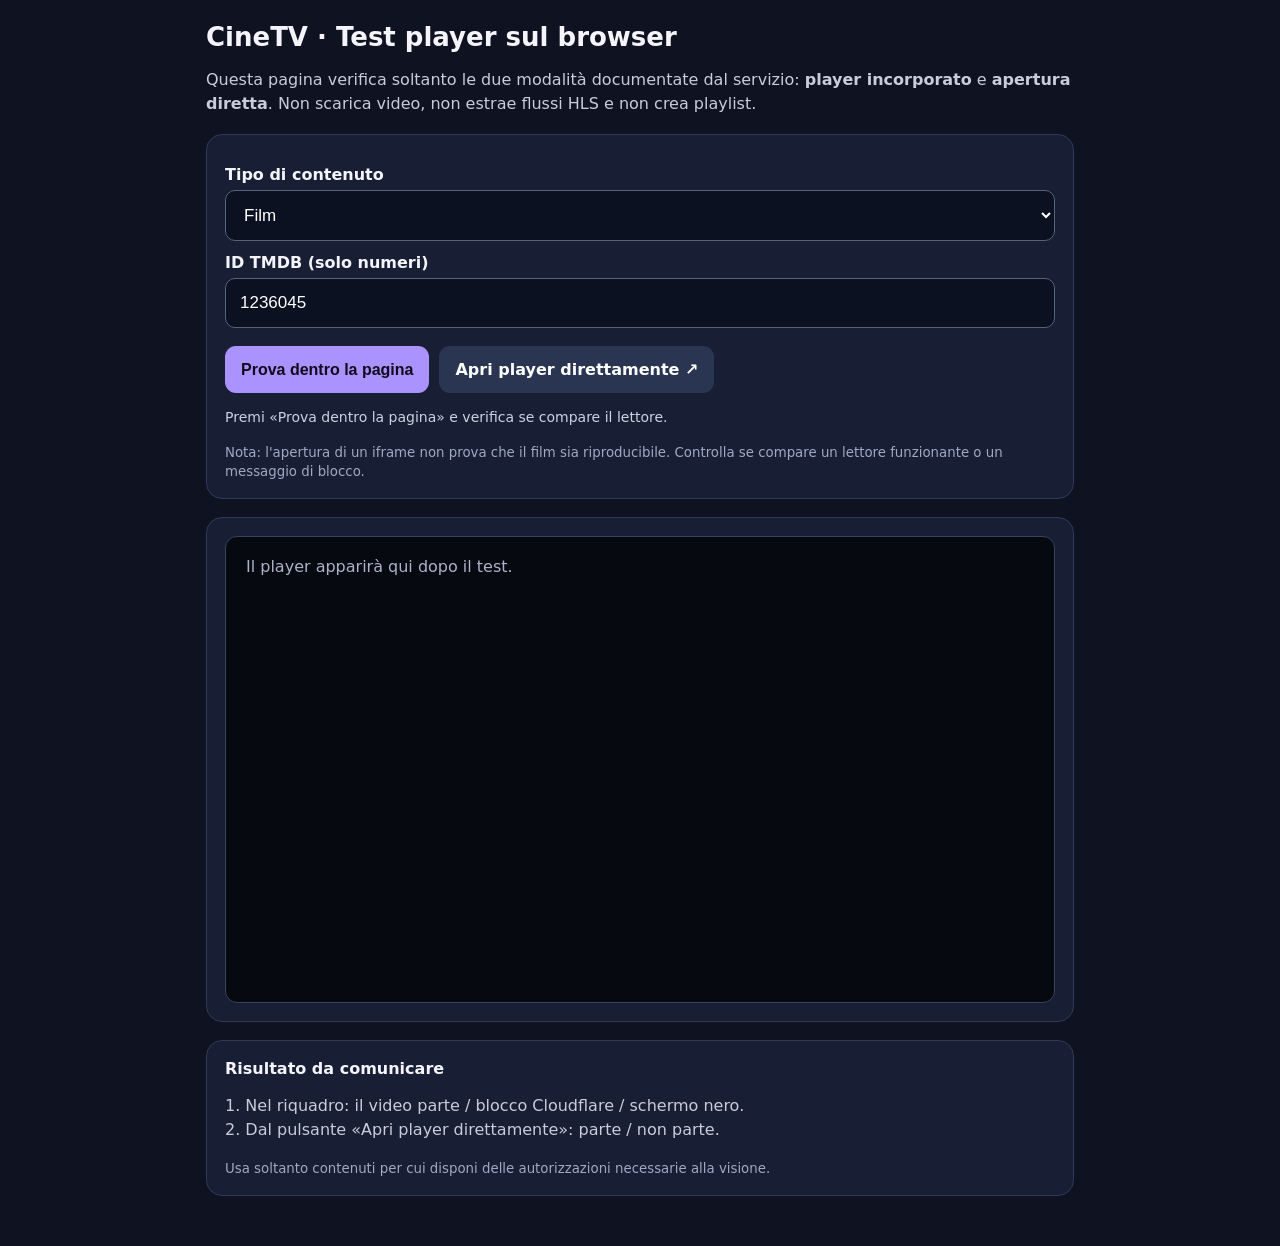
<file: test-player/index.html>
<!doctype html>
<html lang="it">
<head>
<meta charset="utf-8">
<meta name="viewport" content="width=device-width,initial-scale=1">
<title>CineTV · Test player browser</title>
<style>
:root{color-scheme:dark;font-family:system-ui,-apple-system,Arial,sans-serif;background:#0e1221;color:#f4f4fa}
*{box-sizing:border-box}body{margin:0 auto;max-width:900px;padding:22px 16px 50px}h1{font-size:26px;margin:0 0 10px}p{line-height:1.5;color:#c8ccdb}.panel{background:#181f34;border:1px solid #303a58;border-radius:16px;padding:18px;margin-top:18px}label{display:block;font-weight:600;margin:12px 0 6px}input,select{width:100%;padding:14px;border:1px solid #56617d;background:#0c1121;color:white;border-radius:10px;font-size:17px}.buttons{display:flex;flex-wrap:wrap;gap:10px;margin-top:18px}button,a.btn{background:#aa92ff;border:0;border-radius:11px;color:#100c1e;padding:14px 16px;text-decoration:none;font-size:16px;font-weight:700;cursor:pointer}.secondary{background:#293551!important;color:#fff!important}.screen{position:relative;width:100%;aspect-ratio:16/9;background:#070910;border-radius:12px;overflow:hidden;border:1px solid #384261}.screen iframe{border:0;width:100%;height:100%;display:block}#status{font-size:14px;color:#cbd2e6}code{word-break:break-word;color:#c3b2ff}small{color:#9fa9c3}#episodeWrap{display:none}
</style>
</head>
<body>
<h1>CineTV · Test player sul browser</h1>
<p>Questa pagina verifica soltanto le due modalità documentate dal servizio: <strong>player incorporato</strong> e <strong>apertura diretta</strong>. Non scarica video, non estrae flussi HLS e non crea playlist.</p>
<div class="panel">
<label for="kind">Tipo di contenuto</label>
<select id="kind"><option value="movie">Film</option><option value="tv">Serie TV / episodio</option></select>
<label for="id">ID TMDB (solo numeri)</label>
<input id="id" type="text" inputmode="numeric" pattern="[0-9]+" value="1236045" placeholder="Es. 1236045">
<div id="episodeWrap"><label for="season">Stagione</label><input id="season" value="1" inputmode="numeric" type="number" min="1"><label for="episode">Episodio</label><input id="episode" value="1" inputmode="numeric" type="number" min="1"></div>
<div class="buttons"><button id="embed">Prova dentro la pagina</button><a class="btn secondary" id="direct" href="https://vixsrc.to/movie/1236045?lang=it&amp;autoplay=false" target="_blank" rel="noopener noreferrer">Apri player direttamente ↗</a></div>
<p id="status" role="status">Premi «Prova dentro la pagina» e verifica se compare il lettore.</p>
<small>Nota: l'apertura di un iframe non prova che il film sia riproducibile. Controlla se compare un lettore funzionante o un messaggio di blocco.</small>
</div>
<div class="panel"><div class="screen" id="screen"><div style="padding:20px;color:#abb3cb">Il player apparirà qui dopo il test.</div></div></div>
<div class="panel"><strong>Risultato da comunicare</strong><p>1. Nel riquadro: il video parte / blocco Cloudflare / schermo nero.<br>2. Dal pulsante «Apri player direttamente»: parte / non parte.</p><small>Usa soltanto contenuti per cui disponi delle autorizzazioni necessarie alla visione.</small></div>
<script>
(function(){
var $=function(id){return document.getElementById(id)};
function build(){var id=$('id').value.trim();if(!/^\d+$/.test(id)){alert('Inserisci un ID TMDB numerico.');return null;}
var path='/movie/'+id;if($('kind').value==='tv'){var s=$('season').value,e=$('episode').value;if(!/^[1-9]\d*$/.test(s)||!/^[1-9]\d*$/.test(e)){alert('Stagione ed episodio devono essere numeri maggiori di zero.');return null;}path='/tv/'+id+'/'+s+'/'+e;}return 'https://vixsrc.to'+path+'?lang=it&autoplay=false';}
$('kind').onchange=function(){$('episodeWrap').style.display=this.value==='tv'?'block':'none';};
$('embed').onclick=function(){var u=build();if(!u)return;var f=document.createElement('iframe');f.src=u;f.title='Player di prova';f.setAttribute('allow','autoplay; fullscreen; encrypted-media; picture-in-picture');f.setAttribute('allowfullscreen','');var wrap=$('screen');wrap.textContent='';wrap.appendChild(f);$('status').textContent='Caricamento richiesto. Osserva il riquadro: un blocco Cloudflare o una schermata nera indicano che il player non funziona incorporato.';$('direct').href=u;};
$('direct').onclick=function(e){var u=build();if(!u){e.preventDefault();return;}$('direct').href=u;};
})();
</script>
</body>
</html>
</file>
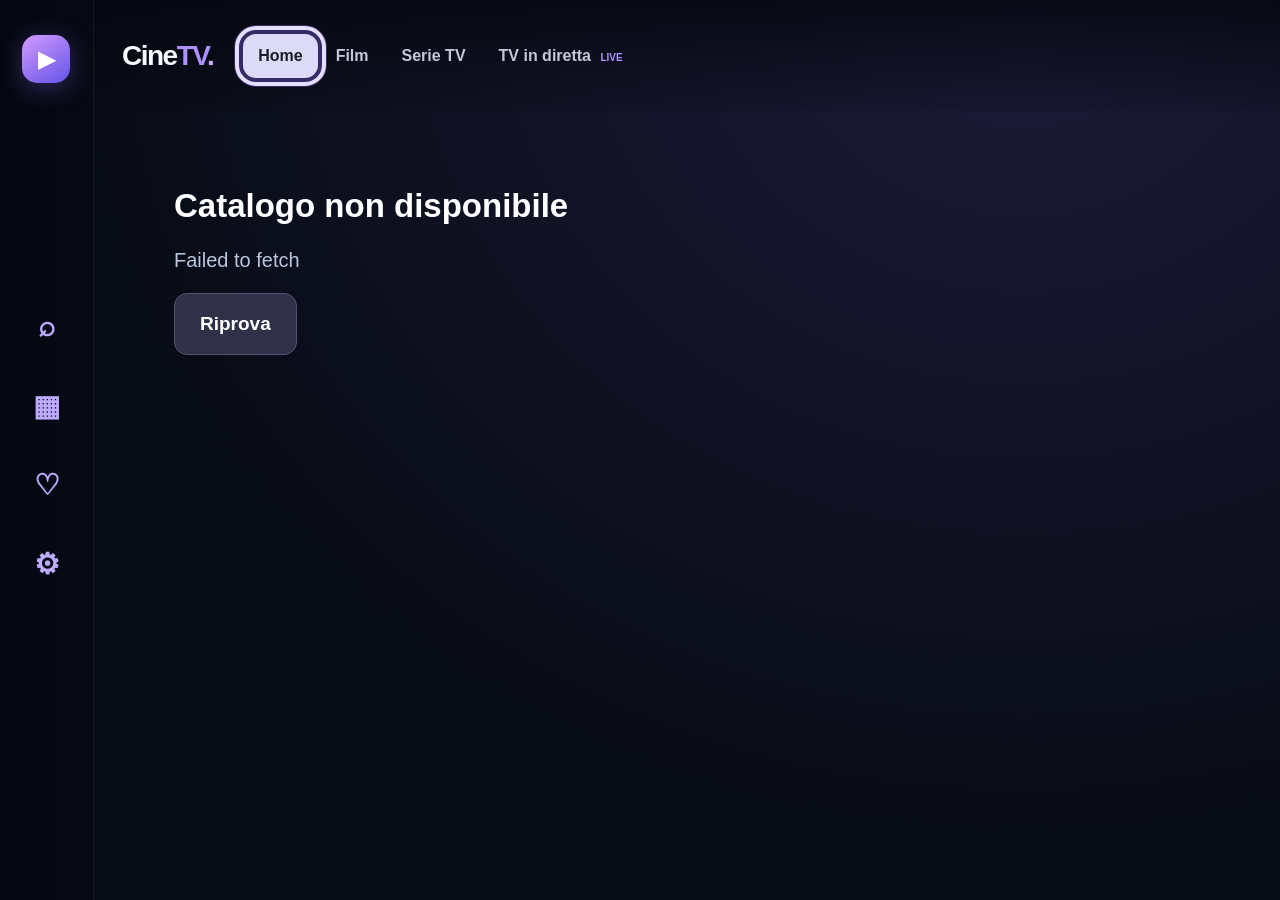
<file: tv/index.html>
<!doctype html>
<html lang="it">
<head>
  <meta charset="utf-8">
  <meta name="viewport" content="width=device-width,initial-scale=1,maximum-scale=1,user-scalable=no">
  <meta name="theme-color" content="#070a13">
  <meta name="referrer" content="origin">
  <title>CineTV — Smart TV</title>
  <link rel="stylesheet" href="style.css?v=1.6">
</head>
<body>
  <div id="app">
    <aside id="rail" class="rail" aria-label="Menu laterale">
      <div class="rail-head"><span class="app-symbol">▶</span><strong class="expanded-only">Cine<span>TV</span></strong></div>
      <nav id="side-menu">
        <button class="side-link tv-focus" data-go="search" data-nav="1" aria-label="Cerca"><span class="side-icon">⌕</span><span class="expanded-only">Cerca</span></button>
        <button class="side-link tv-focus" data-go="explore" data-nav="1" aria-label="Esplora"><span class="side-icon">▦</span><span class="expanded-only">Esplora</span></button>
        <button class="side-link tv-focus" data-go="favorites" data-nav="1" aria-label="Preferiti"><span class="side-icon">♡</span><span class="expanded-only">Preferiti</span></button>
        <button class="side-link tv-focus" data-go="settings" data-nav="1" aria-label="Informazioni"><span class="side-icon">⚙</span><span class="expanded-only">Informazioni</span></button>
      </nav>
      <div class="rail-foot expanded-only">Catalogo TMDB <span>·</span> CineTV</div>
    </aside>
    <main class="page" id="page">
      <header class="topbar">
        <div class="logo">Cine<span>TV</span><span class="logo-dot">.</span></div>
        <nav class="topnav" id="topnav">
          <button class="top-link tv-focus selected" data-go="home">Home</button>
          <button class="top-link tv-focus" data-go="movie">Film</button>
          <button class="top-link tv-focus" data-go="tv">Serie TV</button>
          <button class="top-link tv-focus" data-go="live">TV in diretta <small>LIVE</small></button>
        </nav>
        <div class="top-actions"><span class="top-live-dot"></span><span>SMART TV</span></div>
      </header>
      <div id="view" class="viewport"></div>
      <div id="status" role="status" aria-live="polite"></div>
    </main>
  </div>
  <div id="shade" class="shade hidden" aria-hidden="true"></div>
  <div id="dialog" class="dialog hidden" role="dialog" aria-modal="true"></div>
  <!-- Il video è incorporato nella pagina TV. I controlli play/pausa appartengono al lettore Vixsrc. -->
  <section id="player-layer" class="video-layer hidden" aria-hidden="true">
    <div class="video-topbar">
      <button id="player-close" class="video-tool tv-focus" data-action="playerClose">← Torna a CineTV</button>
      <strong id="playback-title">Riproduzione</strong>
      <a id="player-external" class="video-tool tv-focus" href="https://vixsrc.to/" target="_blank" rel="noopener noreferrer" referrerpolicy="no-referrer">▶ Apri nel browser ↗</a>
    </div>
    <div id="player-choice" class="player-choice">
      <div class="player-choice-inner">
        <h2>Pronto per guardare?</h2>
        <p>Per questo servizio video l'apertura interna non è disponibile sulla tua Samsung. Utilizza <strong>Apri nel browser</strong> in alto per guardare il contenuto.</p>
        <div class="player-choice-note">CineTV conserva questo titolo in «Continua a guardare». Quando riapri l'app, puoi tornare facilmente alla sua scheda. La posizione esatta del video dipende dal lettore esterno.</div>
        <button class="action tv-focus" data-action="playerClose">← Torna ai dettagli</button>
      </div>
    </div>
    <iframe id="player-frame" class="hidden" title="Lettore video esterno" src="about:blank" allow="autoplay; fullscreen; encrypted-media; picture-in-picture" allowfullscreen referrerpolicy="origin" loading="eager"></iframe>
    <div id="player-hint" class="video-hint">Usa i controlli del lettore.</div>
    <div id="up-next" class="up-next hidden">
      <div class="up-next-eyebrow">EPISODIO SUCCESSIVO</div>
      <h3 id="up-next-title">Stagione 1 · Episodio 2</h3>
      <p id="up-next-countdown">Riproduzione automatica…</p>
      <button id="play-next" class="action primary tv-focus" data-action="nextEpisode">▶ Guarda adesso</button>
      <button class="action tv-focus" data-action="cancelNext">Annulla</button>
    </div>
  </section>
  <section id="trailer-layer" class="video-layer trailer-layer hidden" aria-hidden="true">
    <div class="video-topbar">
      <button id="trailer-close" class="video-tool tv-focus" data-action="trailerClose">← Torna alla scheda</button>
      <strong id="trailer-caption">Trailer</strong>
      <button id="trailer-open" class="video-tool tv-focus hidden" data-action="youtubeOpen">▶ Guarda su YouTube ↗</button>
    </div>
    <div class="trailer-container">
      <div id="trailer-preview" class="trailer-preview">
        <img id="trailer-thumb" class="hidden" alt="Anteprima del trailer">
        <div class="trailer-preview-actions">
          <p>Trailer selezionato, con preferenza per l'italiano se disponibile.<br>Il video di YouTube non è riproducibile stabilmente dentro CineTV su questa TV.</p>
          <button id="trailer-play" class="action primary tv-focus hidden" data-action="trailerInternal">▶ Prova video interno</button>
        </div>
      </div>
      <iframe id="trailer-frame" class="hidden" title="Trailer del film o della serie" src="about:blank" allow="autoplay; fullscreen; encrypted-media" allowfullscreen referrerpolicy="strict-origin-when-cross-origin"></iframe>
    </div>
  </section>
  <section id="live-player-layer" class="video-layer live-player-layer hidden" aria-hidden="true">
    <div class="video-topbar">
      <button id="live-close" class="video-tool tv-focus" data-action="liveClose">← Torna ai canali</button>
      <strong id="live-player-title">TV in diretta</strong>
      <button class="video-tool tv-focus" data-action="liveToggle">▶ / ❚❚</button>
      <a id="live-external" class="video-tool tv-focus" href="#" target="_blank" rel="noopener noreferrer">↗ Apri sorgente</a>
    </div>
    <div class="live-video-wrap">
      <video id="live-video" playsinline webkit-playsinline controls autoplay></video>
      <p id="live-video-message" class="live-video-message">Connessione alla diretta…</p>
    </div>
  </section>
  <script src="../config.js"></script>
  <script src="live.js?v=1.6"></script>
  <script src="app.js?v=1.6"></script>
</body>
</html>
</file>
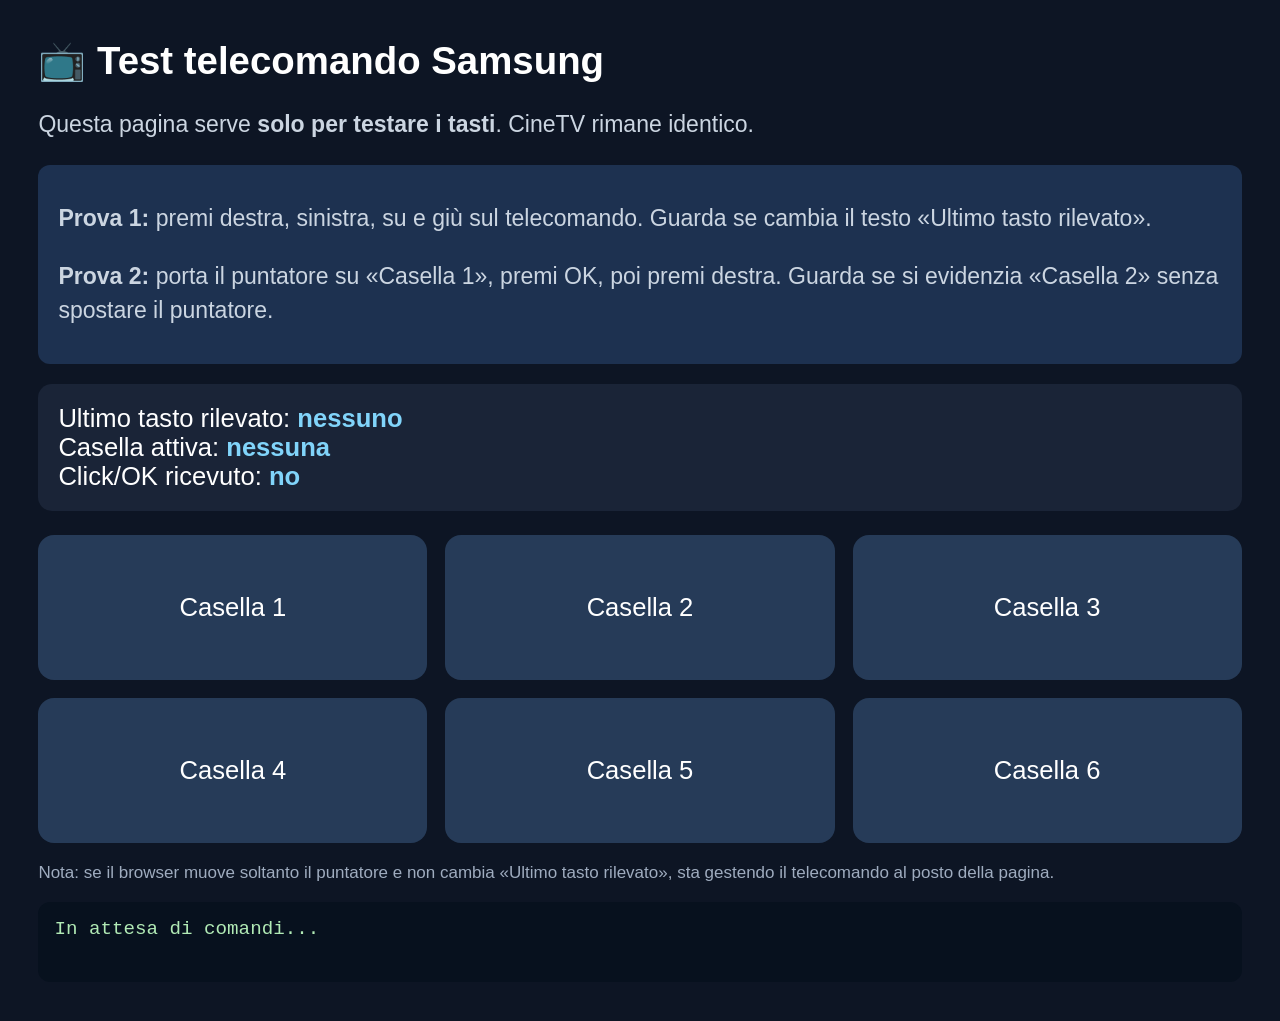
<file: test-telecomando.html>
<!DOCTYPE html>
<html lang="it">
<head>
<meta charset="utf-8">
<meta name="viewport" content="width=device-width, initial-scale=1">
<title>Test telecomando Samsung — CineTV</title>
<style>
*{box-sizing:border-box}html,body{margin:0;min-height:100%;background:#0d1524;color:#fff;font-family:Arial,Helvetica,sans-serif}body{padding:3vw}h1{font-size:clamp(25px,3vw,48px);margin:0 0 12px}p{font-size:clamp(17px,1.8vw,25px);line-height:1.5;color:#cbd5e1}.hint{padding:13px 20px;border-radius:12px;background:#1d3150;margin:20px 0}.status{background:#1a2437;padding:20px;border-radius:14px;margin:20px 0;font-size:clamp(18px,2vw,28px)}.status strong{color:#81d4fa}.grid{display:grid;grid-template-columns:repeat(3,1fr);gap:18px;margin-top:24px}.tile{padding:40px 10px;min-height:145px;background:#263b58;border:4px solid transparent;color:white;border-radius:16px;font-size:clamp(20px,2vw,30px);cursor:pointer;outline:none}.tile:focus,.tile.focused{border-color:#ffdd57;background:#315985;box-shadow:0 0 0 5px rgba(255,221,87,.12)}.tile:hover{background:#35547b}.log{font-family:monospace;white-space:pre-wrap;color:#b1eab5;font-size:clamp(15px,1.5vw,22px);padding:16px;background:#07111e;border-radius:12px;min-height:80px}.small{font-size:17px;color:#9facbf}.btn{padding:13px 24px;border:2px solid #82b1ff;background:#143456;color:#fff;border-radius:10px;font-size:20px;cursor:pointer} @media(max-width:700px){.grid{grid-template-columns:repeat(2,1fr)}.tile{min-height:110px;padding:20px 8px}}
</style>
</head>
<body>
<h1>📺 Test telecomando Samsung</h1>
<p>Questa pagina serve <b>solo per testare i tasti</b>. CineTV rimane identico.</p>
<div class="hint"><p><b>Prova 1:</b> premi destra, sinistra, su e giù sul telecomando. Guarda se cambia il testo «Ultimo tasto rilevato».</p><p><b>Prova 2:</b> porta il puntatore su «Casella 1», premi OK, poi premi destra. Guarda se si evidenzia «Casella 2» senza spostare il puntatore.</p></div>
<div class="status">Ultimo tasto rilevato: <strong id="last">nessuno</strong><br>Casella attiva: <strong id="current">nessuna</strong><br>Click/OK ricevuto: <strong id="clicked">no</strong></div>
<div class="grid" id="grid">
<button class="tile" type="button">Casella 1</button><button class="tile" type="button">Casella 2</button><button class="tile" type="button">Casella 3</button>
<button class="tile" type="button">Casella 4</button><button class="tile" type="button">Casella 5</button><button class="tile" type="button">Casella 6</button>
</div>
<p class="small">Nota: se il browser muove soltanto il puntatore e non cambia «Ultimo tasto rilevato», sta gestendo il telecomando al posto della pagina.</p>
<div class="log" id="log">In attesa di comandi...</div>
<script>
(function(){
'use strict';
var tiles=[].slice.call(document.querySelectorAll('.tile'));
var current=-1;
var log=document.getElementById('log');
function say(s){log.textContent=s+'\n'+log.textContent.slice(0,460)}
function select(i){if(i<0||i>=tiles.length)return;current=i;tiles.forEach(function(b){b.classList.remove('focused')});tiles[i].classList.add('focused');tiles[i].focus();document.getElementById('current').textContent='Casella '+(i+1)}
function activate(i){document.getElementById('clicked').textContent='Casella '+(i+1);say('OK / click su Casella '+(i+1))}
tiles.forEach(function(b,i){b.addEventListener('click',function(){select(i);activate(i)});b.addEventListener('focus',function(){current=i;document.getElementById('current').textContent='Casella '+(i+1)})});
document.addEventListener('keydown',function(e){var k=e.key||('codice '+e.keyCode);document.getElementById('last').textContent=k+' (codice '+e.keyCode+')';say('Tasto ricevuto: '+k+' ['+e.keyCode+']');var old=current;if(old<0)old=0;var next=old;switch(e.keyCode){case 37: next=Math.max(0,old-1);break;case 39: next=Math.min(tiles.length-1,old+1);break;case 38: next=Math.max(0,old-3);break;case 40: next=Math.min(tiles.length-1,old+3);break;case 13: if(current>=0)activate(current);e.preventDefault();return;default:return;}e.preventDefault();select(next)},false);
})();
</script>
</body>
</html>
</file>
<file: tv/style.css>
:root{--bg:#080c16;--panel:#111829;--line:#303a50;--muted:#a6b1c8;--text:#f8f9ff;--violet:#a68aff;--violet2:#7860e7;--gold:#f5e0a5;font-family:Arial,Helvetica,sans-serif;color:var(--text);background:var(--bg);font-size:19px}
*{box-sizing:border-box}html,body{margin:0;width:100%;height:100%;overflow:hidden;background:var(--bg)}body{user-select:none;-webkit-user-select:none}button,input{font:inherit}button{cursor:pointer}button:focus,input:focus{outline:none}button:disabled{opacity:.45;cursor:default}.hidden{display:none!important}
#app{height:100%;width:100%;overflow:hidden;display:flex;background:radial-gradient(ellipse at 80% 0%,#1c1b38,#080c16 65%)}
.rail{position:absolute;left:0;top:0;bottom:0;width:94px;background:linear-gradient(90deg,rgba(4,7,16,.96),rgba(6,9,19,.82));z-index:20;display:flex;flex-direction:column;transition:width .18s ease;overflow:hidden;border-right:1px solid rgba(255,255,255,.06)}.rail.open{width:315px;background:rgba(8,12,24,.97);box-shadow:24px 0 70px #0009}.rail-head{height:118px;display:flex;gap:15px;align-items:center;padding:0 22px;white-space:nowrap;font-size:29px;letter-spacing:-1px}.app-symbol{display:inline-flex;flex-shrink:0;align-items:center;justify-content:center;width:48px;height:48px;border-radius:15px;background:linear-gradient(145deg,#d39bff,#6353e6);box-shadow:0 5px 26px #8a6bfb55;color:#fff;font-size:24px}.rail-head strong span{color:#bc9aff}.expanded-only{display:none}.rail.open .expanded-only{display:inline}.rail.open .rail-foot.expanded-only{display:block}
#side-menu{display:flex;flex-direction:column;gap:12px;margin-top:175px;padding:0 15px}.side-link{display:flex;align-items:center;gap:24px;height:67px;padding:0 16px;border:1px solid transparent;border-radius:14px;color:#a8b1c7;background:transparent;text-align:left;white-space:nowrap;font-size:21px;font-weight:bold}.side-icon{display:inline-flex;align-items:center;justify-content:center;width:30px;font-size:29px;color:#bdabfd}.side-link.active,.side-link:hover{background:#262344;color:#fff}.rail-foot{position:absolute;bottom:32px;left:32px;font-size:14px;color:#7b879d}.rail-foot span{color:#a88fff}
.page{margin-left:94px;height:100%;flex:1;min-width:0;position:relative;overflow:hidden}.topbar{height:111px;z-index:5;position:relative;display:flex;align-items:center;padding:0 68px;gap:66px;background:linear-gradient(180deg,rgba(5,7,16,.85),rgba(5,7,16,.12))}.logo{font-size:36px;font-weight:900;letter-spacing:-1.5px;white-space:nowrap}.logo span{color:#ae90ff}.logo .logo-dot{color:#cfacff}.topnav{display:flex;gap:17px;align-items:center;flex:1;white-space:nowrap}.top-link{background:transparent;color:#c2c8d8;padding:12px 21px;border:2px solid transparent;border-radius:13px;font-size:20px;font-weight:bold}.top-link.selected{background:#dcdaf7;color:#1a1b2b}.top-link small{font-size:10px;color:#ad94ff;margin-left:5px}.top-actions{display:flex;align-items:center;gap:11px;color:#929db7;font-size:14px;font-weight:bold;letter-spacing:2px;white-space:nowrap}.top-live-dot{background:#58d6b4;width:8px;height:8px;border-radius:50%;box-shadow:0 0 12px #53d6b4}
.tv-focus:focus,.tv-focus.tv-active{outline:4px solid #e6deff!important;outline-offset:4px;box-shadow:0 0 0 9px rgba(134,105,246,.35)!important;position:relative;z-index:12;transform:scale(1.015)}.side-link.tv-focus:focus,.side-link.tv-focus.tv-active{transform:none;background:#393059}.top-link.tv-focus:focus{transform:none}
.viewport{height:calc(100% - 111px);overflow-y:auto;overflow-x:hidden;scrollbar-width:none}.viewport::-webkit-scrollbar{display:none}
.hero{height:510px;position:relative;display:flex;align-items:center;overflow:hidden;margin-top:-111px;padding-top:111px;background:#1e2234}.hero-photo{position:absolute;inset:0;background-position:right center;background-size:cover;filter:saturate(1.09)}.hero-scrim{position:absolute;inset:0;background:linear-gradient(90deg,#080c16 0%,#080c16f2 25%,#080c16b5 45%,#080c1660 67%,#080c1614 100%),linear-gradient(0deg,#080c16 0%,transparent 25%,transparent 67%,#080c165e 100%)}.hero-inner{position:relative;z-index:1;padding:0 74px 20px;max-width:970px;min-width:0}.hero-tag{display:inline-flex;align-items:center;gap:10px;font-size:15px;letter-spacing:2px;font-weight:bold;color:#c6b3ff;text-transform:uppercase}.hero-tag i{width:7px;height:7px;background:#bc9bff;border-radius:50%}.hero-title{font-size:61px;line-height:1.08;font-weight:900;margin:19px 0 18px;letter-spacing:-1.7px;max-height:140px;overflow:hidden}.hero-info{color:#c2cadd;font-size:17px;font-weight:700;display:flex;gap:17px;align-items:center}.score{color:#ffdf8c}.hero-description{font-size:19px;line-height:1.55;color:#c6cede;max-width:705px;margin:17px 0 25px;max-height:86px;overflow:hidden}.hero-buttons{display:flex;gap:16px}.action{border:1px solid #585070;border-radius:13px;padding:16px 25px;color:white;font-size:19px;font-weight:bold;background:#303048;min-height:57px}.action.primary{background:#e9e5ff;border-color:#f7f4ff;color:#17132a}.action:hover{filter:brightness(1.12)}.hero-pager{position:absolute;right:80px;bottom:28px;display:flex;gap:12px;z-index:2}.pager-dot{border:0;width:9px;height:9px;border-radius:6px;background:#fff8;transition:width .15s}.pager-dot.active{background:#d6c9ff;width:39px}
.section{padding:8px 0 13px 72px}.section-heading{display:flex;align-items:baseline;gap:20px;margin:8px 68px 20px 0}.section-heading h2{font-size:27px;margin:0;font-weight:800;letter-spacing:-.7px}.section-heading .subtitle{color:#8e9ab2;font-size:15px}.horizontal{display:flex;gap:18px;overflow-x:auto;scrollbar-width:none;padding:7px 70px 20px 8px}.horizontal::-webkit-scrollbar{display:none}.tile{background:#172035;border:1px solid #2e3550;border-radius:12px;overflow:hidden;text-align:left;color:var(--text);padding:0;flex:0 0 283px;width:283px;min-height:192px;position:relative;transition:transform .12s}.tile:focus{transform:scale(1.035)}.tile-picture{height:157px;background:#1f2c45;position:relative;overflow:hidden}.tile-picture img{width:100%;height:100%;object-fit:cover}.tile-picture:after{content:'';position:absolute;inset:0;background:linear-gradient(0deg,#0b1026b2,transparent 58%)}.tile-placeholder{height:100%;display:flex;align-items:center;justify-content:center;font-weight:bold;color:#9f97d1;font-size:38px;background:linear-gradient(135deg,#221e44,#141d32)}.tile-bottom{padding:13px 16px 16px;min-height:60px}.tile-title{font-size:17px;white-space:nowrap;overflow:hidden;text-overflow:ellipsis;font-weight:bold}.tile-meta{color:#9aa9c6;font-size:13px;margin-top:6px}.tile-progress{height:4px;background:#293b55;position:absolute;bottom:0;left:0;right:0}.tile-progress>span{display:block;background:#c7afff;height:100%;width:15%}.tile-kicker{position:absolute;left:11px;top:10px;background:#22233fbd;border-radius:6px;padding:5px 8px;font-size:12px;font-weight:bold;z-index:2}.tile-score{position:absolute;right:12px;bottom:13px;color:#ffdda4;font-weight:bold;z-index:2;font-size:14px}
.contain-header{padding:20px 75px 28px}.section-title{font-size:52px;font-weight:900;letter-spacing:-1.5px;margin:5px 0 12px}.page-description{font-size:20px;color:#a7b3c9;line-height:1.5;margin:0 0 18px;max-width:1050px}.pill-list{display:flex;gap:14px;overflow-x:auto;padding:10px 12px 22px;scrollbar-width:none}.pill{flex:0 0 auto;background:#20263a;color:#d7dafa;border:1px solid #444766;border-radius:14px;min-width:130px;min-height:55px;padding:10px 20px;font-size:17px;font-weight:bold}.pill.active{background:#d0c6ff;color:#16122e}.catalog{display:flex;flex-wrap:wrap;gap:22px;padding:15px 68px 55px 76px}.poster{width:193px;flex:0 0 193px;text-align:left;border:0;background:transparent;padding:0;color:white}.poster-art{width:100%;height:288px;border-radius:13px;background:linear-gradient(120deg,#342846,#182947);overflow:hidden;border:1px solid #38384a}.poster-art img{width:100%;height:100%;object-fit:cover}.poster-name{font-size:17px;margin:11px 0 5px;white-space:nowrap;overflow:hidden;text-overflow:ellipsis;font-weight:bold}.poster-detail{font-size:14px;color:#a5abc1}.poster:focus .poster-art{outline:4px solid #e7e1ff;outline-offset:2px}
.empty{padding:70px 80px;color:#bac6de;font-size:20px;line-height:1.5}.empty strong{display:block;color:white;font-size:33px;margin-bottom:14px}.empty .action{margin-top:18px}
.platform-grid{display:flex;flex-wrap:wrap;gap:18px;padding:0 74px 30px}.platform{width:250px;height:130px;text-align:left;padding:20px 25px;border-radius:16px;border:1px solid #454463;background:linear-gradient(127deg,#27223e,#121b31);color:white;font-size:24px;font-weight:800}.platform:before{content:'✦';display:block;color:#aaa0ff;font-size:26px;margin-bottom:13px}.platform-hint{display:block;margin-top:8px;font-size:13px;color:#b3bdd2;font-weight:400}.genre-grid{display:flex;gap:14px;flex-wrap:wrap;padding:0 72px 45px}.genre{min-width:173px;min-height:73px;border:1px solid #4a445f;background:#22223c;border-radius:14px;color:#fff;padding:18px;font-weight:bold}.filter-meta{padding:3px 80px 20px;color:#99a6bf;font-size:15px}
.shade{position:fixed;inset:0;background:rgba(3,6,13,.78);z-index:28}.dialog{position:fixed;top:50%;left:50%;transform:translate(-50%,-50%);z-index:30;width:90%;max-width:1290px;max-height:90%;overflow-y:auto;background:#141c30;border:1px solid #5d577d;border-radius:24px;box-shadow:0 25px 90px #000c;padding:48px}.dialog-close{position:absolute;top:20px;right:23px;background:#242a42;color:#fff;border:1px solid #5a5272;border-radius:12px;width:48px;height:48px;font-size:24px}.detail-layout{display:flex;gap:40px}.detail-art{width:270px;height:402px;flex-shrink:0;background:#322f4d;border-radius:15px;overflow:hidden}.detail-art img{width:100%;height:100%;object-fit:cover}.detail-main h2{font-size:44px;margin:12px 0}.detail-main p{font-size:18px;line-height:1.56;color:#bcc7db}.detail-actions{display:flex;flex-wrap:wrap;gap:14px;margin:23px 0 15px}.detail-select{background:#272a45;color:white;border:1px solid #65577f;border-radius:12px;padding:11px 20px;font-size:18px}.season-row,.episode-row{display:flex;flex-wrap:wrap;gap:10px;margin-top:12px}.episodename{min-width:95px;padding:13px;background:#29304a;border:1px solid #4a5372;color:#fff;border-radius:10px}.episodename.selected,.season-btn.selected{background:#ded3ff;color:#22213a}.season-btn{padding:12px 19px;border:1px solid #545676;border-radius:10px;background:#252943;color:#fff}.detail-divider{height:1px;background:#333b57;margin:27px 0 18px}.detail-kicker{color:#bfabff;font-weight:bold;font-size:15px;letter-spacing:1px}
.search-box{background:#161e32;border:2px solid #4f4e74;border-radius:18px;width:90%;max-width:1000px;color:white;font-size:28px;padding:20px 28px;margin:15px 0 22px}.search-help{font-size:18px;color:#abb6cd}
#status{position:absolute;bottom:22px;right:36px;max-width:600px;padding:13px 18px;background:#453a6f;color:#fff;border:1px solid #a38aff;border-radius:12px;font-size:16px;box-shadow:0 9px 40px #0008;opacity:0;pointer-events:none;transition:opacity .15s;z-index:40}#status.show{opacity:1}
footer.credits{font-size:13px;color:#7e899f;padding:38px 75px}
@media(max-width:1350px){:root{font-size:16px}.topbar{gap:30px;padding:0 28px}.topnav{gap:3px}.top-link{padding:11px 13px;font-size:16px}.logo{font-size:28px}.top-actions{display:none}.hero-inner{padding-left:48px}.hero-title{font-size:49px}.section{padding-left:40px}.tile{flex-basis:235px;width:235px}.tile-picture{height:132px}.section-heading h2{font-size:22px}.platform{width:210px}.contain-header{padding-left:45px}}
/* Platform cards: always keep the subtitle inside the card, even on older TVs. */
.platform{height:160px;position:relative;display:flex;flex-direction:column;justify-content:flex-end;padding:21px 24px;font-size:22px;line-height:1.18}
.platform:before{position:absolute;top:16px;left:24px;margin:0}
.platform-hint{margin-top:7px;line-height:1.25;font-size:12px}
.empty-continue{margin:0 75px 25px;padding:17px 23px;border:1px dashed #4d4c6f;border-radius:13px;color:#a5b1ca;font-size:17px;background:#131a2a}

/* CineTV 1.1 - navigazione, ricerca, lettore interno e trailer */
html{scroll-behavior:smooth}
.horizontal{scroll-behavior:smooth}
.hero-photo{transition:background-image .3s ease,opacity .25s ease}
.search-tip{font-size:20px;color:#b6bfd4;padding:24px 77px}
.search-box:focus{border-color:#bfa7ff}
.video-layer{position:fixed;inset:0;z-index:80;display:flex;flex-direction:column;background:#050711;color:#fff}
.video-topbar{min-height:75px;flex-shrink:0;display:flex;align-items:center;gap:24px;padding:12px 27px;background:#121628;box-shadow:0 5px 18px #0006}
.video-topbar strong{flex:1;font-size:23px;white-space:nowrap;overflow:hidden;text-overflow:ellipsis}
.video-tool{border:1px solid #666585;background:#272944;color:#f8f8ff;border-radius:11px;padding:13px 18px;font-weight:bold;font-size:18px;min-height:52px;white-space:nowrap}
#player-frame{flex:1;display:block;width:100%;height:calc(100% - 75px);border:0;background:#050711}
.video-hint{position:absolute;bottom:0;left:0;right:0;padding:8px 20px;background:linear-gradient(transparent,#080d1bbb);color:#b9c0d2;font-size:12px;text-align:center;pointer-events:none}
.up-next{position:absolute;right:55px;bottom:65px;width:470px;max-width:90vw;padding:28px;background:#1c2032;border:1px solid #8873d8;box-shadow:0 20px 70px #000b;border-radius:20px;z-index:90}
.up-next h3{font-size:32px;margin:10px 0}.up-next p{font-size:18px;color:#bdc6d8}.up-next-eyebrow{font-size:13px;letter-spacing:2px;color:#b8a4ff;font-weight:bold}.up-next .action{margin-right:12px;margin-top:9px}
.trailer-container{flex:1;display:flex;align-items:center;justify-content:center;padding:25px;background:#080b17}
#trailer-frame{width:100%;height:100%;max-width:1450px;max-height:815px;border:0;background:#0c0f20}
@media(max-width:800px){.video-topbar{gap:8px;padding:10px}.video-tool{font-size:14px;padding:9px}.video-topbar strong{font-size:14px}.up-next{right:10px;bottom:30px;width:95vw}.trailer-container{padding:7px}}

/* CineTV TV 1.4: caricamento della copertina e navigazione delle righe. */
html{scroll-behavior:auto}
.viewport,.horizontal{scroll-behavior:auto}
.hero-photo{background:linear-gradient(118deg,#121830,#27244a 65%,#3b285b)}
.hero-backdrop{display:block;width:100%;height:100%;object-fit:cover;object-position:65% 37%}
.hero-scrim{pointer-events:none}
.trailer-preview{position:relative;width:100%;height:100%;max-width:1450px;max-height:815px;display:flex;align-items:center;justify-content:center;background:linear-gradient(135deg,#15152d,#090c19);overflow:hidden;border-radius:12px}
.trailer-preview img{width:100%;height:100%;object-fit:cover;position:absolute;opacity:.65;filter:brightness(.68)}
.trailer-preview-actions{position:relative;z-index:2;text-align:center;padding:35px;max-width:700px}
.trailer-preview-actions p{font-size:22px;color:#fff;font-weight:bold;text-shadow:0 2px 9px #000;margin:0 0 22px}
#trailer-frame.hidden{display:none!important}
#player-sameapp{background:#3b305d}

.player-choice{flex:1;display:flex;align-items:center;justify-content:center;padding:45px;background:radial-gradient(ellipse at 70% 25%,#242244,#060812 74%)}
.player-choice-inner{max-width:900px;text-align:center}
.player-choice h2{font-size:40px;line-height:1.2;margin:0 0 25px}
.player-choice p{font-size:22px;line-height:1.6;color:#c8cbe1}
.player-choice-note{font-size:16px;color:#b9a7ff;margin:24px 0 32px}


/* CineTV 1.5 — fix Samsung Tizen 2020: 'inset' non e' affidabile nel browser TV. */
.hero { position:relative; width:100%; }
.hero-photo {
  position:absolute;
  top:0; right:0; bottom:0; left:0;
  width:100%; height:100%;
  overflow:hidden;
}
.hero-backdrop {
  position:absolute;
  top:0; right:0; bottom:0; left:0;
  width:100%; height:100%;
  display:block;
  object-fit:cover;
  object-position:center 38%;
}
.hero-scrim {
  position:absolute;
  top:0; right:0; bottom:0; left:0;
  width:100%; height:100%;
}
/* Conserva il contenuto leggibile anche sulle foto molto luminose. */
.hero-scrim {
  background:linear-gradient(90deg,#080c16 0%,rgba(8,12,22,.95) 21%,rgba(8,12,22,.65) 44%,rgba(8,12,22,.08) 75%,rgba(8,12,22,.03) 100%),linear-gradient(0deg,#080c16 0%,transparent 26%,transparent 72%,rgba(8,12,22,.45) 100%);
}
.player-choice-inner .action.primary { min-width:260px; }
.player-choice-note { max-width:760px; margin-left:auto; margin-right:auto; }

/* CineTV 1.6 - TV in diretta (solo emittenti gratuite) */
.live-page{padding:13px 66px 65px 76px}
.live-header{padding:15px 0 11px}
.live-header h1{font-size:48px;letter-spacing:-1px;margin:13px 0 11px;font-weight:900}
.live-header h1 span{font-size:14px;vertical-align:middle;margin-left:14px;border:1px solid #ea416c;color:#ff7a99;padding:8px 12px;border-radius:25px;letter-spacing:1px}
.live-header p{color:#a6b3c9;max-width:1000px;line-height:1.5;margin:0 0 17px;font-size:17px}
.live-toolbar{display:flex;flex-wrap:wrap;gap:12px;align-items:center;padding:16px 0 22px;border-bottom:1px solid #29344c}
.live-search{border:1px solid #4f5674;background:#192337;border-radius:13px;min-width:270px;width:31%;min-height:57px;color:white;padding:13px 17px;font-size:18px}
.live-filter{border:1px solid #43495f;border-radius:13px;background:#252c3f;min-height:57px;color:#edf0ff;padding:10px 15px;font-weight:bold;font-size:16px}
.live-filter.active{background:#c9b7ff;color:#1d133b;border-color:#ddd2ff}
.live-summary{display:flex;justify-content:space-between;gap:14px;flex-wrap:wrap;color:#99a8c3;padding:16px 0;font-size:14px}
.live-summary span:first-child{font-weight:bold;color:#f2f0ff}
.live-list{display:block;border:1px solid #283347;border-radius:18px;background:rgba(17,24,41,.58);overflow:hidden}
.live-row{display:flex;align-items:center;min-height:99px;border-bottom:1px solid #293248;padding:9px 14px 9px 20px;gap:18px}
.live-row:last-child{border-bottom:none}
.live-index{font-size:14px;color:#8594aa;width:27px;text-align:right;flex-shrink:0}
.live-channel{display:flex;align-items:center;text-align:left;gap:20px;background:transparent;color:white;border:0;border-radius:10px;min-height:77px;padding:5px 12px;flex:1;min-width:0}
.live-channel:hover{background:#252c43}
.live-logo{width:70px;height:65px;background:#28344c;border:1px solid #424a63;border-radius:13px;display:flex;align-items:center;justify-content:center;flex-shrink:0;overflow:hidden;padding:8px}
.live-logo img{width:100%;height:100%;object-fit:contain}
.live-logo b{font-size:23px;color:#e1d6ff}
.live-row-info{display:flex;flex-direction:column;gap:7px;min-width:0;flex:1}
.live-row-info strong{font-size:21px;white-space:nowrap;overflow:hidden;text-overflow:ellipsis}
.live-row-info small{color:#9caac3;font-size:14px;white-space:nowrap;overflow:hidden;text-overflow:ellipsis}
.live-air{font-size:13px;font-weight:bold;letter-spacing:1px;color:#ff88a4;min-width:65px;text-align:right}
.live-air i{display:inline-block;width:8px;height:8px;background:#fa477d;border-radius:100%;margin-right:8px}
.live-fav{width:53px;height:56px;flex-shrink:0;border:1px solid #41475f;background:#22283b;border-radius:12px;color:#dacbff;font-size:30px}
.live-disclaimer{margin-top:23px;font-size:13px;line-height:1.6;color:#9caac4}
.live-empty{font-size:19px;padding:45px;color:#b5bfd3}
.live-player-layer{z-index:90}
.live-video-wrap{position:relative;flex:1;display:flex;align-items:center;justify-content:center;background:#03060f;min-height:0}
#live-video{width:100%;height:100%;max-height:100%;object-fit:contain;background:black}
.live-video-message{position:absolute;left:50%;top:53%;transform:translate(-50%,-50%);max-width:85%;border-radius:13px;color:#f6eefe;background:#0b0d1cdb;font-size:19px;padding:14px 23px;pointer-events:none;text-align:center}
.live-video-message:empty{display:none}
@media(max-width:1350px){.live-page{padding-left:37px;padding-right:30px}.live-header h1{font-size:39px}.live-search{min-width:220px;width:43%}.live-filter{font-size:14px}.live-row-info strong{font-size:18px}}
@media(max-width:850px){.live-toolbar{gap:8px}.live-search{width:100%}.live-filter{flex:1;white-space:nowrap;min-width:120px}.live-page{padding-left:20px;padding-right:15px}.live-air{display:none}.live-row{padding:7px;gap:5px}.live-logo{height:53px;width:53px}.live-row-info strong{font-size:16px}.live-row-info small{font-size:12px}}
</file>
